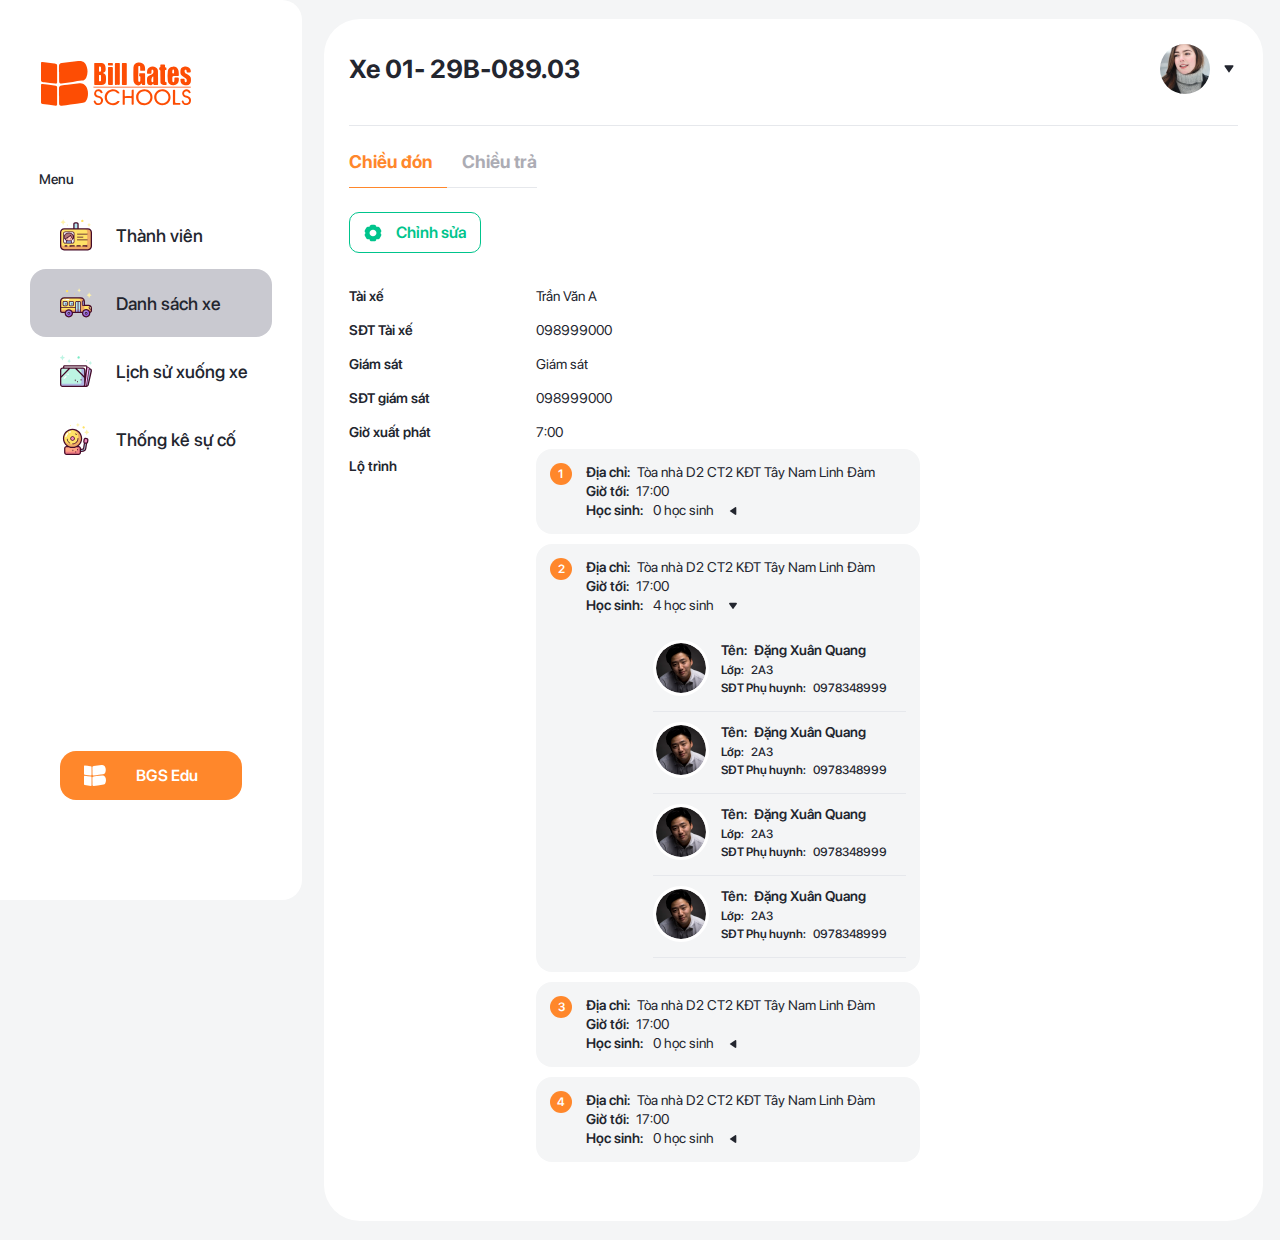
<file: list-car-pick-up.html>
<!DOCTYPE html>
<html lang="en">
<head>
    <meta charset="UTF-8">
    <meta http-equiv="X-UA-Compatible" content="IE=edge">
    <meta name="viewport" content="width=device-width, initial-scale=1.0">
    <title>Bus tracker</title>
    <link rel="stylesheet" href="./styles/index.css">
</head>
<body>
    
    <div id="wrapper">

        <!-- Start sidebar -->
        <div id="sidebar">
            <div class="logo">
                <a href="./index.html">
                    <img src="./images/logo.svg" alt="">
                </a>
            </div>

            <div class="menu">
                <p class="title-menu">Menu</p>
                <ul>
                    <li>
                        <a href="./index.html"><img src="./images/039-id card.svg">Thành viên</a>
                    </li>
                    <li class="active">
                        <a href="./list-car.html"><img src="./images/023-school bus.svg">Danh sách xe</a>
                    </li>
                    <li>
                        <a href="./list-history-car.html"><img src="./images/043-folder.svg">Lịch sử xuống xe</a>
                    </li>
                    <li>
                        <a href="./list-history-car-incidents.html"><img src="./images/ring-bell 1.svg">Thống kê sự cố</a>
                    </li>
                </ul>
            </div>

            <a href="#" class="btn-BGS"><img src="./images/Group 9160.svg" alt=""><span>BGS Edu</span></a>
        </div>
        <!-- End sidebar -->

        <!-- Start main -->
        <div id="main">
            <header>
                <div class="title">
                    <h2>Xe 01- 29B-089.03</h2>
                </div>
                <div class="box-admin">
                    <img src="./images/Ellipse 46.svg" alt="" class="avatar-admin">
                    <img src="./images/Arrow_drop_left.svg" alt="">
                </div>
            </header>

            <main>

                <ul class="list-pick">
                    <li class="active">Chiều đón</li>
                    <li>Chiều trả</li>
                </ul>
                <div class="list-pick-content">
                    <button class="edit-pick"><img src="./images/Vector1.svg" alt=""><a href="./single-list-class-pick-up.html">Chỉnh sửa</a></button>
                    <table>
                        <tr>
                            <th>Tài xế</th>
                            <td>Trần Văn A</td>
                        </tr>
                        <tr>
                            <th>SĐT Tài xế</th>
                            <td>098999000</td>
                        </tr>
                        <tr>
                            <th>Giám sát</th>
                            <td>Giám sát</td>
                        </tr>
                        <tr>
                            <th>SĐT giám sát</th>
                            <td>098999000</td>
                        </tr>
                        <tr>
                            <th>Giờ xuất phát</th>
                            <td>7:00</td>
                        </tr>
                        <tr>
                            <th>Lộ trình</th>
                            <td class="box">
                                <ul>
                                    <!-- start list-box -->
                                    <li class="list-box">
                                        <span class="number-stt">1</span>
                                        <ul class="list-box_ul">
                                            <li>
                                                <label for="" class="title-address">Địa chỉ:</label><span>Tòa nhà D2 CT2 KĐT Tây Nam Linh Đàm</span>
                                            </li>
                                            <li>
                                                <label for="" class="title-address">Giờ tới:</label><span>17:00</span>
                                            </li>

                                             <!-- start list member -->
                                            <li class="list-member">
                                                <label for="" class="title-address list-member_label">Học sinh:</label>
                                                <div class="box-member">
                                                    <span>0 học sinh</span> <img src="./images/Vector 10.svg" alt="" class="arrow">
                                                </div>
                                            </li>
                                            <!-- end list member -->

                                        </ul>
                                    </li>
                                    <!-- =========== -->
                                    <li class="list-box">
                                        <span class="number-stt">2</span>
                                        <ul class="list-box_ul">
                                            <li>
                                                <label for="" class="title-address">Địa chỉ:</label><span>Tòa nhà D2 CT2 KĐT Tây Nam Linh Đàm</span>
                                            </li>
                                            <li>
                                                <label for="" class="title-address">Giờ tới:</label><span>17:00</span>
                                            </li>

                                             <!-- start list member -->
                                            <li class="list-member">
                                                <label for="" class="title-address list-member_label">Học sinh:</label>
                                                <div class="box-member">
                                                    <span>4 học sinh</span> <img src="./images/Vector 10.svg" alt="" class="arrow active">
                                                    <ul class="list-member-profile">

                                                        <!-- start list member profile-->
                                                        <li class="list-member-profile_li">
                                                            <div class="box-img"><img src="./images/Rectangle 76.svg" alt=""></div>
                                                            <div class="box-txt">
                                                                <!-- text member profile-->
                                                                <ul class="list-member-profile-txt">
                                                                    <li><label for="">Tên:</label><span>Đặng Xuân Quang</span></li>
                                                                    <li><label for="">Lớp:</label><span>2A3</span></li>
                                                                    <li><label for="">SĐT Phụ huynh:</label><span>0978348999</span></li>
                                                                </ul>
                                                                <!-- =========== -->
                                                            </div>
                                                        </li>
                                                        <!-- =========== -->
                                                        <li class="list-member-profile_li">
                                                            <div class="box-img"><img src="./images/Rectangle 76.svg" alt=""></div>
                                                            <div class="box-txt">

                                                                <!-- text member profile-->
                                                                <ul class="list-member-profile-txt">
                                                                    <li><label for="">Tên:</label><span>Đặng Xuân Quang</span></li>
                                                                    <li><label for="">Lớp:</label><span>2A3</span></li>
                                                                    <li><label for="">SĐT Phụ huynh:</label><span>0978348999</span></li>
                                                                </ul>
                                                                <!-- =========== -->
                                                            </div>
                                                        </li>
                                                        <!-- =========== -->
                                                        <li class="list-member-profile_li">
                                                            <div class="box-img"><img src="./images/Rectangle 76.svg" alt=""></div>
                                                            <div class="box-txt">
                                                                <!-- text member profile-->
                                                                <ul class="list-member-profile-txt">
                                                                    <li><label for="">Tên:</label><span>Đặng Xuân Quang</span></li>
                                                                    <li><label for="">Lớp:</label><span>2A3</span></li>
                                                                    <li><label for="">SĐT Phụ huynh:</label><span>0978348999</span></li>
                                                                </ul>
                                                                <!-- =========== -->
                                                            </div>
                                                        </li>
                                                        <!-- =========== -->
                                                        <li class="list-member-profile_li">
                                                            <div class="box-img"><img src="./images/Rectangle 76.svg" alt=""></div>
                                                            <div class="box-txt">
                                                                <!-- text member profile-->
                                                                <ul class="list-member-profile-txt">
                                                                    <li><label for="">Tên:</label><span>Đặng Xuân Quang</span></li>
                                                                    <li><label for="">Lớp:</label><span>2A3</span></li>
                                                                    <li><label for="">SĐT Phụ huynh:</label><span>0978348999</span></li>
                                                                </ul>
                                                                <!-- =========== -->
                                                            </div>
                                                        </li>
                                                        <!-- end list member profile-->

                                                    </ul>
                                                </div>
                                            </li>
                                             <!-- end list member -->

                                        </ul>
                                    </li>
                                    <!-- =========== -->
                                    <li class="list-box">
                                        <span class="number-stt">3</span>
                                        <ul class="list-box_ul">
                                            <li>
                                                <label for="" class="title-address">Địa chỉ:</label><span>Tòa nhà D2 CT2 KĐT Tây Nam Linh Đàm</span>
                                            </li>
                                            <li>
                                                <label for="" class="title-address">Giờ tới:</label><span>17:00</span>
                                            </li>

                                             <!-- start list member -->
                                            <li class="list-member">
                                                <label for="" class="title-address list-member_label">Học sinh:</label>
                                                <div class="box-member">
                                                    <span>0 học sinh</span> <img src="./images/Vector 10.svg" alt="" class="arrow">
                                                </div>
                                            </li>
                                            <!-- end list member -->

                                        </ul>
                                    </li>
                                    <!-- =========== -->
                                    <li class="list-box">
                                        <span class="number-stt">4</span>
                                        <ul class="list-box_ul">
                                            <li>
                                                <label for="" class="title-address">Địa chỉ:</label><span>Tòa nhà D2 CT2 KĐT Tây Nam Linh Đàm</span>
                                            </li>
                                            <li>
                                                <label for="" class="title-address">Giờ tới:</label><span>17:00</span>
                                            </li>

                                            <!-- start list member -->
                                            <li class="list-member">
                                                <label for="" class="title-address list-member_label">Học sinh:</label>
                                                <div class="box-member">
                                                    <span>0 học sinh</span> <img src="./images/Vector 10.svg" alt="" class="arrow">
                                                </div>
                                            </li>
                                            <!-- end list member -->

                                        </ul>
                                    </li>
                                    <!-- end list-box -->
                                </ul>
                            </td>
                        </tr>
                    </table>
                </div>
            </main>
        </div>
        <!-- End main -->

    </div>

</body>
</html>
</file>
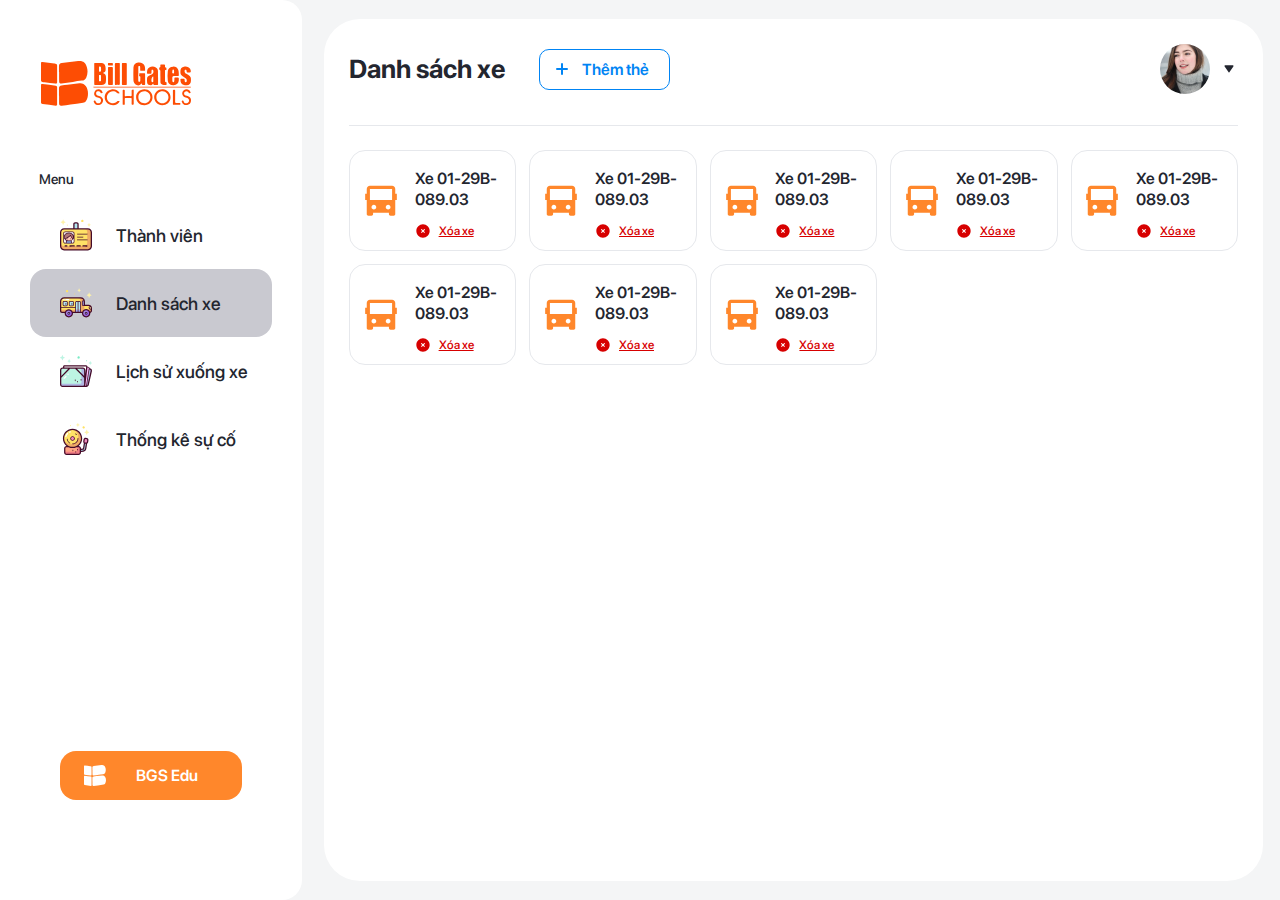
<file: list-car.html>
<!DOCTYPE html>
<html lang="en">
<head>
    <meta charset="UTF-8">
    <meta http-equiv="X-UA-Compatible" content="IE=edge">
    <meta name="viewport" content="width=device-width, initial-scale=1.0">
    <title>Bus tracker</title>
    <link rel="stylesheet" href="./styles/index.css">
</head>
<body>
    
    <div id="wrapper">

        <!-- Start sidebar -->
        <div id="sidebar">
            <div class="logo">
                <a href="./index.html">
                    <img src="./images/logo.svg" alt="">
                </a>
            </div>

            <div class="menu">
                <p class="title-menu">Menu</p>
                <ul>
                    <li>
                        <a href="./index.html"><img src="./images/039-id card.svg">Thành viên</a>
                    </li>
                    <li class="active">
                        <a href="./list-car.html"><img src="./images/023-school bus.svg">Danh sách xe</a>
                    </li>
                    <li>
                        <a href="./list-history-car.html"><img src="./images/043-folder.svg">Lịch sử xuống xe</a>
                    </li>
                    <li>
                        <a href="./list-history-car-incidents.html"><img src="./images/ring-bell 1.svg">Thống kê sự cố</a>
                    </li>
                </ul>
            </div>

            <a href="#" class="btn-BGS"><img src="./images/Group 9160.svg" alt=""><span>BGS Edu</span></a>
        </div>
        <!-- End sidebar -->

        <!-- Start main -->
        <div id="main">
            <header>
                <div class="title">
                    <h2>Danh sách xe</h2>
                    <button class="create-car"><img src="./images/Group 8965.svg" alt=""> Thêm thẻ</button>
                </div>
                <div class="box-admin">
                    <img src="./images/Ellipse 46.svg" alt="" class="avatar-admin">
                    <img src="./images/Arrow_drop_left.svg" alt="">
                </div>
            </header>

            <main>
                <ul class="list-car">
                    <li>
                        <a href="./list-car-pick-up.html">
                            <div class="box-img">
                                <img src="./images/Vector.svg" alt="">
                            </div>
                            <div class="box-txt">
                                <p class="name-car">Xe 01-29B-089.03</p>
                                <p class="desc-car">
                                    <img src="./images/X-Circle.svg" alt="">
                                    <span>Xóa xe</span>
                                </p>
                            </div>
                        </a>
                    </li>
                    <li>
                        <a href="./list-car-pick-up.html">
                            <div class="box-img">
                                <img src="./images/Vector.svg" alt="">
                            </div>
                            <div class="box-txt">
                                <p class="name-car">Xe 01-29B-089.03</p>
                                <p class="desc-car">
                                    <img src="./images/X-Circle.svg" alt="">
                                    <span>Xóa xe</span>
                                </p>
                            </div>
                        </a>
                    </li>
                    <li>
                        <a href="./list-car-pick-up.html">
                            <div class="box-img">
                                <img src="./images/Vector.svg" alt="">
                            </div>
                            <div class="box-txt">
                                <p class="name-car">Xe 01-29B-089.03</p>
                                <p class="desc-car">
                                    <img src="./images/X-Circle.svg" alt="">
                                    <span>Xóa xe</span>
                                </p>
                            </div>
                        </a>
                    </li>
                    <li>
                        <a href="./list-car-pick-up.html">
                            <div class="box-img">
                                <img src="./images/Vector.svg" alt="">
                            </div>
                            <div class="box-txt">
                                <p class="name-car">Xe 01-29B-089.03</p>
                                <p class="desc-car">
                                    <img src="./images/X-Circle.svg" alt="">
                                    <span>Xóa xe</span>
                                </p>
                            </div>
                        </a>
                    </li>
                    <li>
                        <a href="./list-car-pick-up.html">
                            <div class="box-img">
                                <img src="./images/Vector.svg" alt="">
                            </div>
                            <div class="box-txt">
                                <p class="name-car">Xe 01-29B-089.03</p>
                                <p class="desc-car">
                                    <img src="./images/X-Circle.svg" alt="">
                                    <span>Xóa xe</span>
                                </p>
                            </div>
                        </a>
                    </li>
                    <li>
                        <a href="./list-car-pick-up.html">
                            <div class="box-img">
                                <img src="./images/Vector.svg" alt="">
                            </div>
                            <div class="box-txt">
                                <p class="name-car">Xe 01-29B-089.03</p>
                                <p class="desc-car">
                                    <img src="./images/X-Circle.svg" alt="">
                                    <span>Xóa xe</span>
                                </p>
                            </div>
                        </a>
                    </li>
                    <li>
                        <a href="./list-car-pick-up.html">
                            <div class="box-img">
                                <img src="./images/Vector.svg" alt="">
                            </div>
                            <div class="box-txt">
                                <p class="name-car">Xe 01-29B-089.03</p>
                                <p class="desc-car">
                                    <img src="./images/X-Circle.svg" alt="">
                                    <span>Xóa xe</span>
                                </p>
                            </div>
                        </a>
                    </li>
                    <li>
                        <a href="./list-car-pick-up.html">
                            <div class="box-img">
                                <img src="./images/Vector.svg" alt="">
                            </div>
                            <div class="box-txt">
                                <p class="name-car">Xe 01-29B-089.03</p>
                                <p class="desc-car">
                                    <img src="./images/X-Circle.svg" alt="">
                                    <span>Xóa xe</span>
                                </p>
                            </div>
                        </a>
                    </li>
                </ul>

            </main>
        </div>
        <!-- End main -->

    </div>

</body>
</html>
</file>
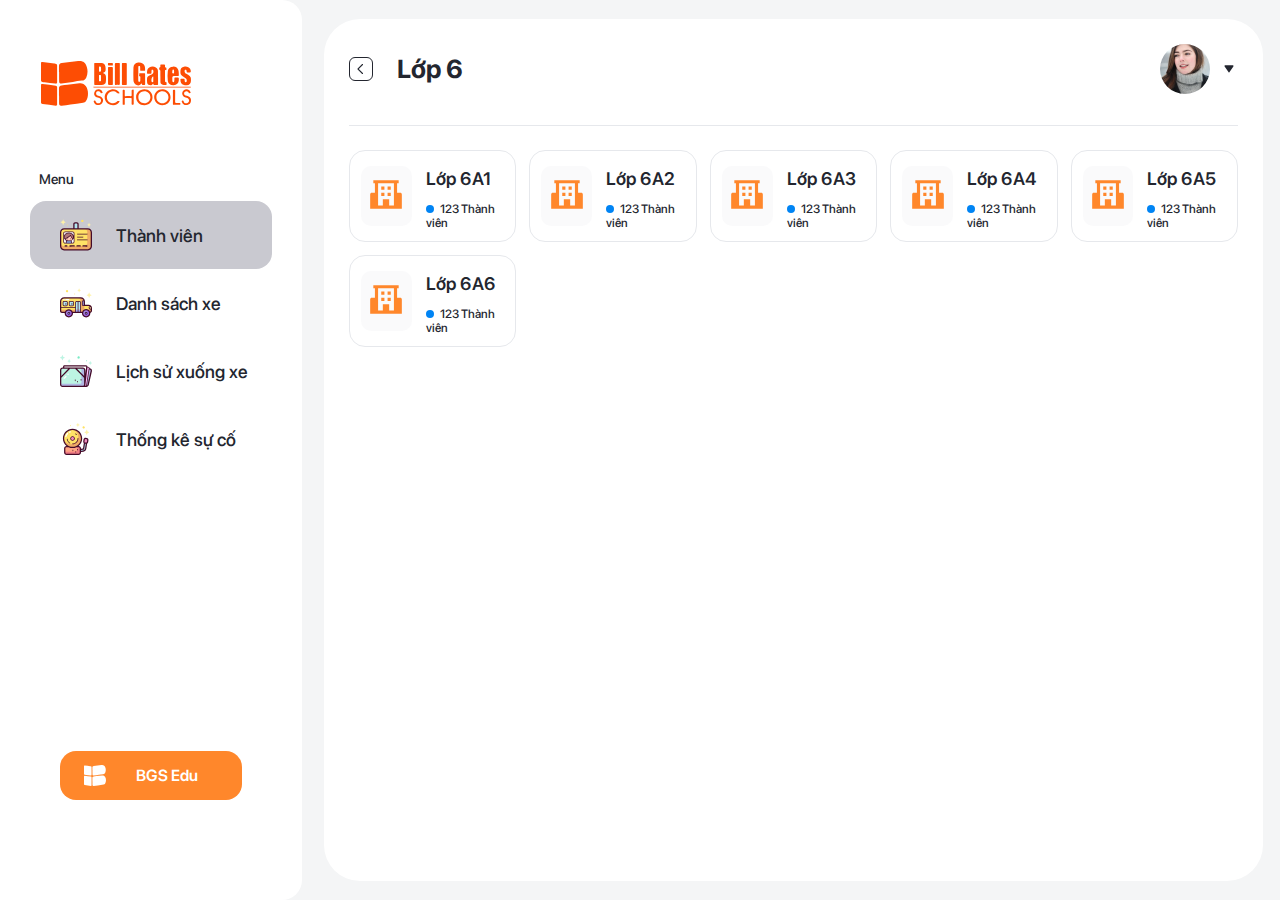
<file: list-class.html>
<!DOCTYPE html>
<html lang="en">
<head>
    <meta charset="UTF-8">
    <meta http-equiv="X-UA-Compatible" content="IE=edge">
    <meta name="viewport" content="width=device-width, initial-scale=1.0">
    <title>Bus tracker</title>
    <link rel="stylesheet" href="./styles/index.css">
</head>
<body>
    
    <div id="wrapper">

        <!-- Start sidebar -->
        <div id="sidebar">
            <div class="logo">
                <a href="./index.html">
                    <img src="./images/logo.svg" alt="">
                </a>
            </div>

            <div class="menu">
                <p class="title-menu">Menu</p>
                <ul>
                    <li class="active">
                        <a href="./index.html"><img src="./images/039-id card.svg">Thành viên</a>
                    </li>
                    <li>
                        <a href="./list-car.html"><img src="./images/023-school bus.svg">Danh sách xe</a>
                    </li>
                    <li>
                        <a href="./list-history-car.html"><img src="./images/043-folder.svg">Lịch sử xuống xe</a>
                    </li>
                    <li>
                        <a href="./list-history-car-incidents.html"><img src="./images/ring-bell 1.svg">Thống kê sự cố</a>
                    </li>
                </ul>
            </div>
            <a href="#" class="btn-BGS"><img src="./images/Group 9160.svg" alt=""><span>BGS Edu</span></a>
        </div>
        <!-- End sidebar -->

        <!-- Start main -->
        <div id="main">
            <header>
                <div class="title">
                    <img src="./images/Group 9289.svg" alt="">
                    <h2>Lớp 6</h2>
                </div>
                <div class="box-admin">
                    <img src="./images/Ellipse 46.svg" alt="" class="avatar-admin">
                    <img src="./images/Arrow_drop_left.svg" alt="">
                </div>
            </header>

            <main>
                <ul class="list-class">
                    <li>
                        <a href="./single-class.html">
                            <div class="box-img">
                                <img src="./images/bx_bxs-school.svg" alt="">
                                <img src="./images/bx_bxs-school-active.svg" alt="" class="show-hover">
                            </div>
                            <div class="box-txt">
                                <p class="name-class">Lớp 6A1</p>
                                <p class="desc-class">
                                    <span class="total-member">123 Thành viên</span>
                                </p>
                            </div>
                        </a>
                    </li>
                    <li>
                        <a href="./single-class.html">
                            <div class="box-img">
                                <img src="./images/bx_bxs-school.svg" alt="">
                                <img src="./images/bx_bxs-school-active.svg" alt="" class="show-hover">
                            </div>
                            <div class="box-txt">
                                <p class="name-class">Lớp 6A2</p>
                                <p class="desc-class">
                                    <span class="total-member">123 Thành viên</span>
                                </p>
                            </div>
                        </a>
                    </li>
                    <li>
                        <a href="./single-class.html">
                            <div class="box-img">
                                <img src="./images/bx_bxs-school.svg" alt="">
                                <img src="./images/bx_bxs-school-active.svg" alt="" class="show-hover">
                            </div>
                            <div class="box-txt">
                                <p class="name-class">Lớp 6A3</p>
                                <p class="desc-class">
                                    <span class="total-member">123 Thành viên</span>
                                </p>
                            </div>
                        </a>
                    </li>
                    <li>
                        <a href="./single-class.html">
                            <div class="box-img">
                                <img src="./images/bx_bxs-school.svg" alt="">
                                <img src="./images/bx_bxs-school-active.svg" alt="" class="show-hover">
                            </div>
                            <div class="box-txt">
                                <p class="name-class">Lớp 6A4</p>
                                <p class="desc-class">
                                    <span class="total-member">123 Thành viên</span>
                                </p>
                            </div>
                        </a>
                    </li>
                    <li>
                        <a href="./single-class.html">
                            <div class="box-img">
                                <img src="./images/bx_bxs-school.svg" alt="">
                                <img src="./images/bx_bxs-school-active.svg" alt="" class="show-hover">
                            </div>
                            <div class="box-txt">
                                <p class="name-class">Lớp 6A5</p>
                                <p class="desc-class">
                                    <span class="total-member">123 Thành viên</span>
                                </p>
                            </div>
                        </a>
                    </li>
                    <li>
                        <a href="./single-class.html">
                            <div class="box-img">
                                <img src="./images/bx_bxs-school.svg" alt="">
                                <img src="./images/bx_bxs-school-active.svg" alt="" class="show-hover">
                            </div>
                            <div class="box-txt">
                                <p class="name-class">Lớp 6A6</p>
                                <p class="desc-class">
                                    <span class="total-member">123 Thành viên</span>
                                </p>
                            </div>
                        </a>
                    </li>
                </ul>
            </main>
        </div>
        <!-- End main -->

    </div>

</body>
</html>
</file>
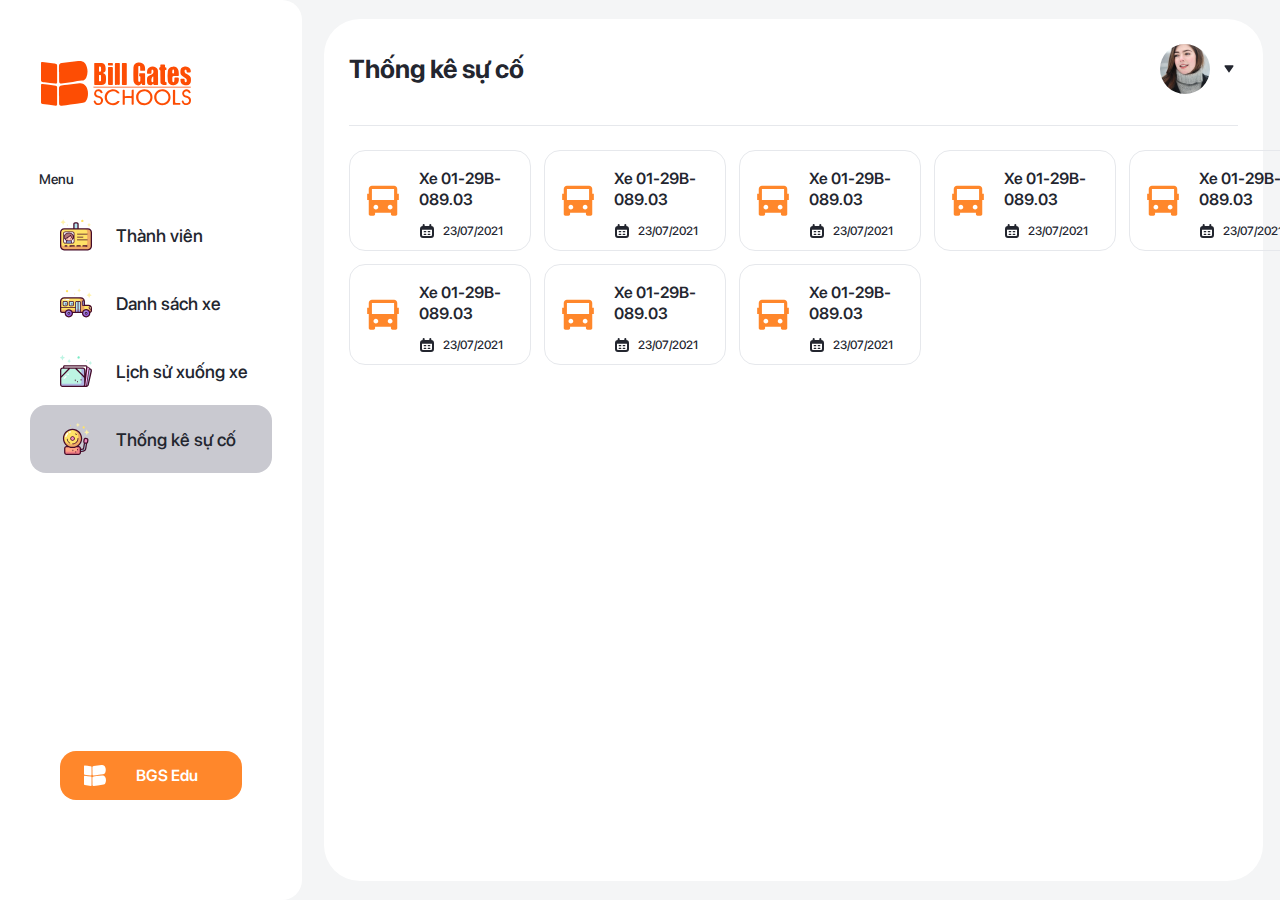
<file: list-history-car-incidents.html>
<!DOCTYPE html>
<html lang="en">
<head>
    <meta charset="UTF-8">
    <meta http-equiv="X-UA-Compatible" content="IE=edge">
    <meta name="viewport" content="width=device-width, initial-scale=1.0">
    <title>Bus tracker</title>
    <link rel="stylesheet" href="./styles/index.css">
</head>
<body>
    
    <div id="wrapper">

        <!-- Start sidebar -->
        <div id="sidebar">
            <div class="logo">
                <a href="./index.html">
                    <img src="./images/logo.svg" alt="">
                </a>
            </div>

            <div class="menu">
                <p class="title-menu">Menu</p>
                <ul>
                    <li>
                        <a href="./index.html"><img src="./images/039-id card.svg">Thành viên</a>
                    </li>
                    <li>
                        <a href="./list-car.html"><img src="./images/023-school bus.svg">Danh sách xe</a>
                    </li>
                    <li>
                        <a href="./list-history-car.html"><img src="./images/043-folder.svg">Lịch sử xuống xe</a>
                    </li>
                    <li class="active">
                        <a href="./list-history-car-incidents.html"><img src="./images/ring-bell 1.svg">Thống kê sự cố</a>
                    </li>
                </ul>
            </div>
            <a href="#" class="btn-BGS"><img src="./images/Group 9160.svg" alt=""><span>BGS Edu</span></a>
        </div>
        <!-- End sidebar -->

        <!-- Start main -->
        <div id="main">
            <header>
                <div class="title">
                    <h2>Thống kê sự cố</h2>
                </div>
                <div class="box-admin">
                    <img src="./images/Ellipse 46.svg" alt="" class="avatar-admin">
                    <img src="./images/Arrow_drop_left.svg" alt="">
                </div>
            </header>

            <main>
                <ul class="list-car list-history-car">
                    <li>
                        <a href="single-list-history-car-incidents.html">
                            <div class="box-img">
                                <img src="./images/Vector.svg" alt="">
                            </div>
                            <div class="box-txt">
                                <p class="name-car">Xe 01-29B-089.03</p>
                                <p class="desc-car">
                                    <img src="./images/Date_range.svg" alt="">
                                    <span>23/07/2021</span>
                                </p>
                            </div>
                        </a>
                    </li>
                    <li>
                        <a href="single-list-history-car-incidents.html">
                            <div class="box-img">
                                <img src="./images/Vector.svg" alt="">
                            </div>
                            <div class="box-txt">
                                <p class="name-car">Xe 01-29B-089.03</p>
                                <p class="desc-car">
                                    <img src="./images/Date_range.svg" alt="">
                                    <span>23/07/2021</span>
                                </p>
                            </div>
                        </a>
                    </li>
                    <li>
                        <a href="single-list-history-car-incidents.html">
                            <div class="box-img">
                                <img src="./images/Vector.svg" alt="">
                            </div>
                            <div class="box-txt">
                                <p class="name-car">Xe 01-29B-089.03</p>
                                <p class="desc-car">
                                    <img src="./images/Date_range.svg" alt="">
                                    <span>23/07/2021</span>
                                </p>
                            </div>
                        </a>
                    </li>
                    <li>
                        <a href="single-list-history-car-incidents.html">
                            <div class="box-img">
                                <img src="./images/Vector.svg" alt="">
                            </div>
                            <div class="box-txt">
                                <p class="name-car">Xe 01-29B-089.03</p>
                                <p class="desc-car">
                                    <img src="./images/Date_range.svg" alt="">
                                    <span>23/07/2021</span>
                                </p>
                            </div>
                        </a>
                    </li>
                    <li>
                        <a href="single-list-history-car-incidents.html">
                            <div class="box-img">
                                <img src="./images/Vector.svg" alt="">
                            </div>
                            <div class="box-txt">
                                <p class="name-car">Xe 01-29B-089.03</p>
                                <p class="desc-car">
                                    <img src="./images/Date_range.svg" alt="">
                                    <span>23/07/2021</span>
                                </p>
                            </div>
                        </a>
                    </li>
                    <li>
                        <a href="single-list-history-car-incidents.html">
                            <div class="box-img">
                                <img src="./images/Vector.svg" alt="">
                            </div>
                            <div class="box-txt">
                                <p class="name-car">Xe 01-29B-089.03</p>
                                <p class="desc-car">
                                    <img src="./images/Date_range.svg" alt="">
                                    <span>23/07/2021</span>
                                </p>
                            </div>
                        </a>
                    </li>
                    <li>
                        <a href="single-list-history-car-incidents.html">
                            <div class="box-img">
                                <img src="./images/Vector.svg" alt="">
                            </div>
                            <div class="box-txt">
                                <p class="name-car">Xe 01-29B-089.03</p>
                                <p class="desc-car">
                                    <img src="./images/Date_range.svg" alt="">
                                    <span>23/07/2021</span>
                                </p>
                            </div>
                        </a>
                    </li>
                    <li>
                        <a href="single-list-history-car-incidents.html">
                            <div class="box-img">
                                <img src="./images/Vector.svg" alt="">
                            </div>
                            <div class="box-txt">
                                <p class="name-car">Xe 01-29B-089.03</p>
                                <p class="desc-car">
                                    <img src="./images/Date_range.svg" alt="">
                                    <span>23/07/2021</span>
                                </p>
                            </div>
                        </a>
                    </li>
                </ul>

            </main>
        </div>
        <!-- End main -->

    </div>

</body>
</html>
</file>
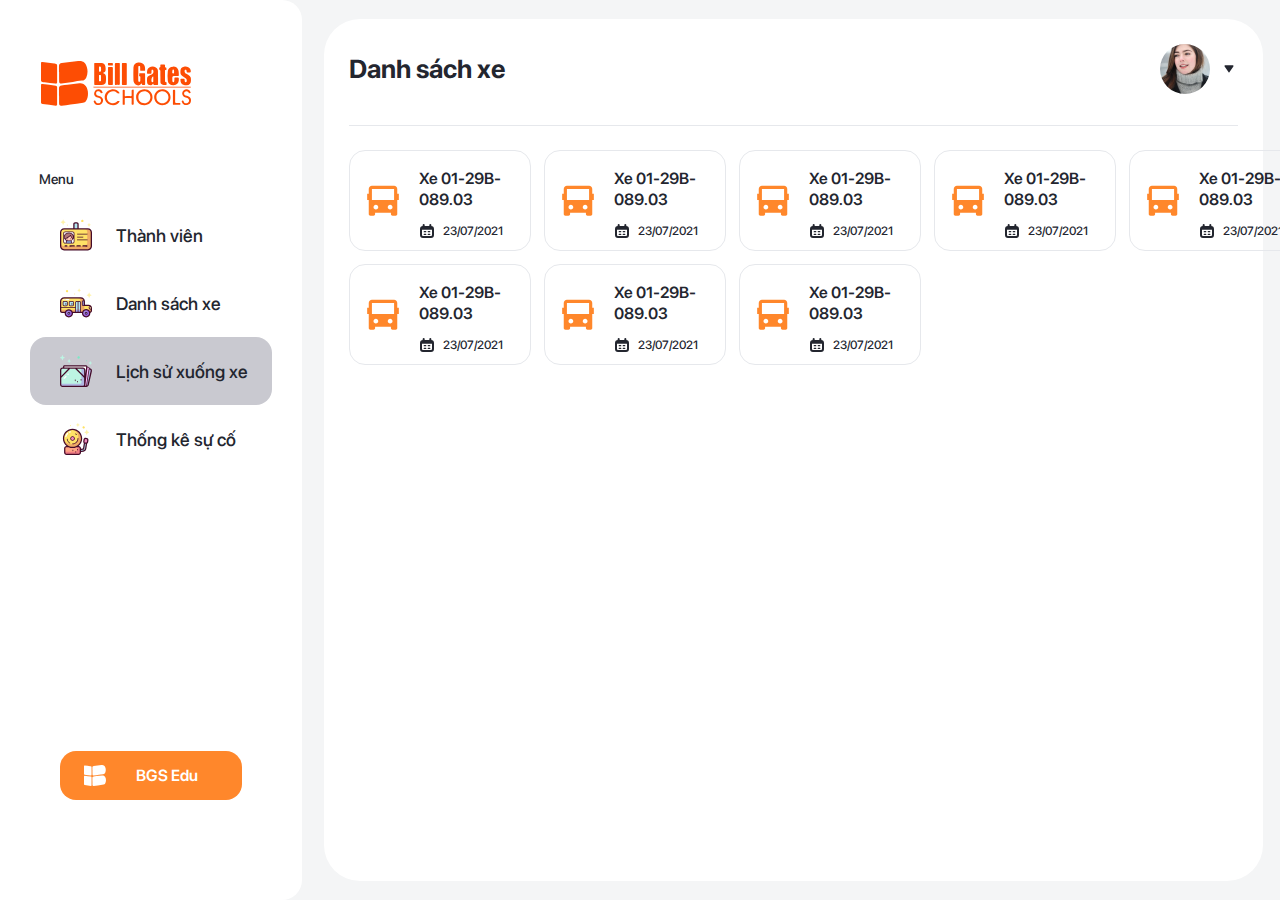
<file: list-history-car.html>
<!DOCTYPE html>
<html lang="en">
<head>
    <meta charset="UTF-8">
    <meta http-equiv="X-UA-Compatible" content="IE=edge">
    <meta name="viewport" content="width=device-width, initial-scale=1.0">
    <title>Bus tracker</title>
    <link rel="stylesheet" href="./styles/index.css">
</head>
<body>
    
    <div id="wrapper">

        <!-- Start sidebar -->
        <div id="sidebar">
            <div class="logo">
                <a href="./index.html">
                    <img src="./images/logo.svg" alt="">
                </a>
            </div>

            <div class="menu">
                <p class="title-menu">Menu</p>
                <ul>
                    <li>
                        <a href="./index.html"><img src="./images/039-id card.svg">Thành viên</a>
                    </li>
                    <li>
                        <a href="./list-car.html"><img src="./images/023-school bus.svg">Danh sách xe</a>
                    </li>
                    <li class="active">
                        <a href="./list-history-car.html"><img src="./images/043-folder.svg">Lịch sử xuống xe</a>
                    </li>
                    <li>
                        <a href="./list-history-car-incidents.html"><img src="./images/ring-bell 1.svg">Thống kê sự cố</a>
                    </li>
                </ul>
            </div>

            <a href="#" class="btn-BGS"><img src="./images/Group 9160.svg" alt=""><span>BGS Edu</span></a>
        </div>
        <!-- End sidebar -->

        <!-- Start main -->
        <div id="main">
            <header>
                <div class="title">
                    <h2>Danh sách xe</h2>
                </div>
                <div class="box-admin">
                    <img src="./images/Ellipse 46.svg" alt="" class="avatar-admin">
                    <img src="./images/Arrow_drop_left.svg" alt="">
                </div>
            </header>

            <main>
                <ul class="list-car list-history-car">
                    <li>
                        <a href="single-list-history-car.html">
                            <div class="box-img">
                                <img src="./images/Vector.svg" alt="">
                            </div>
                            <div class="box-txt">
                                <p class="name-car">Xe 01-29B-089.03</p>
                                <p class="desc-car">
                                    <img src="./images/Date_range.svg" alt="">
                                    <span>23/07/2021</span>
                                </p>
                            </div>
                        </a>
                    </li>
                    <li>
                        <a href="single-list-history-car.html">
                            <div class="box-img">
                                <img src="./images/Vector.svg" alt="">
                            </div>
                            <div class="box-txt">
                                <p class="name-car">Xe 01-29B-089.03</p>
                                <p class="desc-car">
                                    <img src="./images/Date_range.svg" alt="">
                                    <span>23/07/2021</span>
                                </p>
                            </div>
                        </a>
                    </li>
                    <li>
                        <a href="single-list-history-car.html">
                            <div class="box-img">
                                <img src="./images/Vector.svg" alt="">
                            </div>
                            <div class="box-txt">
                                <p class="name-car">Xe 01-29B-089.03</p>
                                <p class="desc-car">
                                    <img src="./images/Date_range.svg" alt="">
                                    <span>23/07/2021</span>
                                </p>
                            </div>
                        </a>
                    </li>
                    <li>
                        <a href="single-list-history-car.html">
                            <div class="box-img">
                                <img src="./images/Vector.svg" alt="">
                            </div>
                            <div class="box-txt">
                                <p class="name-car">Xe 01-29B-089.03</p>
                                <p class="desc-car">
                                    <img src="./images/Date_range.svg" alt="">
                                    <span>23/07/2021</span>
                                </p>
                            </div>
                        </a>
                    </li>
                    <li>
                        <a href="single-list-history-car.html">
                            <div class="box-img">
                                <img src="./images/Vector.svg" alt="">
                            </div>
                            <div class="box-txt">
                                <p class="name-car">Xe 01-29B-089.03</p>
                                <p class="desc-car">
                                    <img src="./images/Date_range.svg" alt="">
                                    <span>23/07/2021</span>
                                </p>
                            </div>
                        </a>
                    </li>
                    <li>
                        <a href="single-list-history-car.html">
                            <div class="box-img">
                                <img src="./images/Vector.svg" alt="">
                            </div>
                            <div class="box-txt">
                                <p class="name-car">Xe 01-29B-089.03</p>
                                <p class="desc-car">
                                    <img src="./images/Date_range.svg" alt="">
                                    <span>23/07/2021</span>
                                </p>
                            </div>
                        </a>
                    </li>
                    <li>
                        <a href="single-list-history-car.html">
                            <div class="box-img">
                                <img src="./images/Vector.svg" alt="">
                            </div>
                            <div class="box-txt">
                                <p class="name-car">Xe 01-29B-089.03</p>
                                <p class="desc-car">
                                    <img src="./images/Date_range.svg" alt="">
                                    <span>23/07/2021</span>
                                </p>
                            </div>
                        </a>
                    </li>
                    <li>
                        <a href="single-list-history-car.html">
                            <div class="box-img">
                                <img src="./images/Vector.svg" alt="">
                            </div>
                            <div class="box-txt">
                                <p class="name-car">Xe 01-29B-089.03</p>
                                <p class="desc-car">
                                    <img src="./images/Date_range.svg" alt="">
                                    <span>23/07/2021</span>
                                </p>
                            </div>
                        </a>
                    </li>
                </ul>

            </main>
        </div>
        <!-- End main -->

    </div>

</body>
</html>
</file>
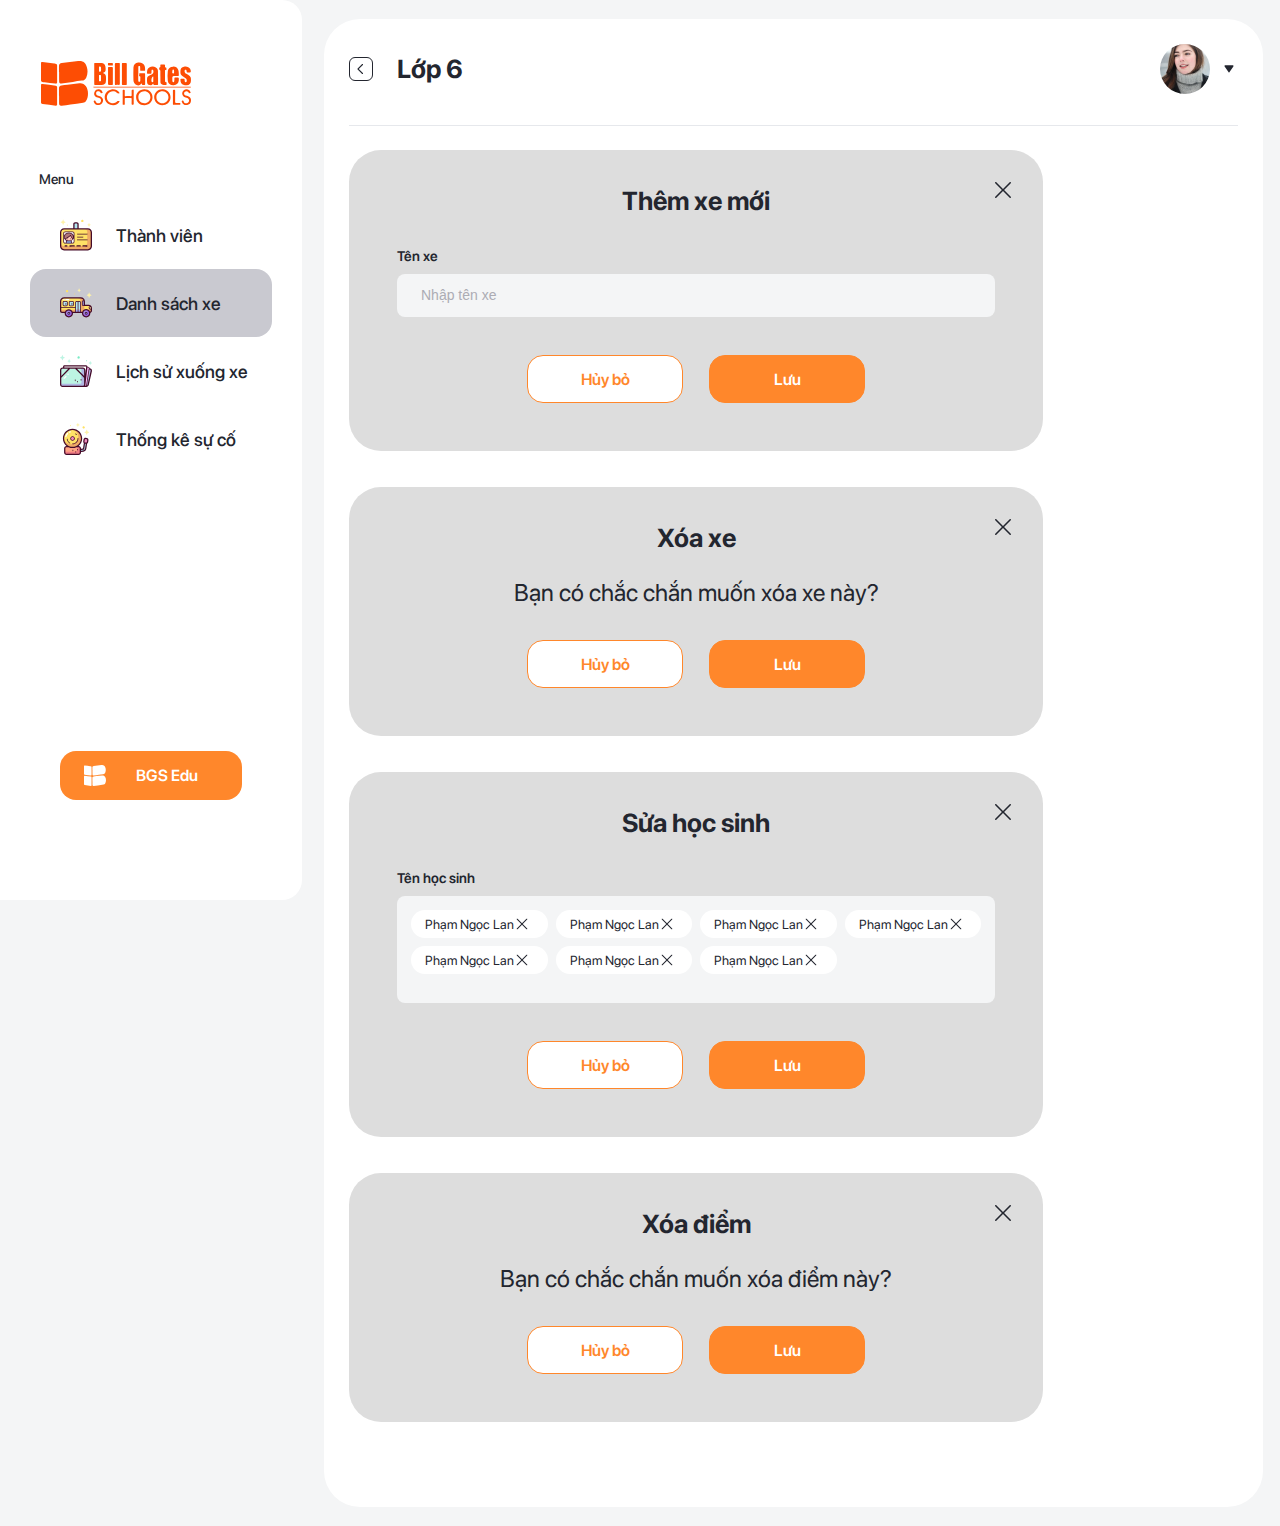
<file: list-popup.html>
<!DOCTYPE html>
<html lang="en">
<head>
    <meta charset="UTF-8">
    <meta http-equiv="X-UA-Compatible" content="IE=edge">
    <meta name="viewport" content="width=device-width, initial-scale=1.0">
    <title>Bus tracker</title>
    <link rel="stylesheet" href="./styles/index.css">
</head>
<body>
    
    <div id="wrapper">

        <!-- Start sidebar -->
        <div id="sidebar">
            <div class="logo">
                <a href="./index.html">
                    <img src="./images/logo.svg" alt="">
                </a>
            </div>

            <div class="menu">
                <p class="title-menu">Menu</p>
                <ul>
                    <li>
                        <a href="./index.html"><img src="./images/039-id card.svg">Thành viên</a>
                    </li>
                    <li class="active">
                        <a href="./list-car.html"><img src="./images/023-school bus.svg">Danh sách xe</a>
                    </li>
                    <li>
                        <a href="./list-history-car.html"><img src="./images/043-folder.svg">Lịch sử xuống xe</a>
                    </li>
                    <li>
                        <a href="./list-history-car-incidents.html"><img src="./images/ring-bell 1.svg">Thống kê sự cố</a>
                    </li>
                </ul>
            </div>

            <a href="#" class="btn-BGS"><img src="./images/Group 9160.svg" alt=""><span>BGS Edu</span></a>
        </div>
        <!-- End sidebar -->

        <!-- Start main -->
        <div id="main">
            <header>
                <div class="title">
                    <img src="./images/Group 9289.svg" alt="">
                    <h2>Lớp 6</h2>
                </div>
                <div class="box-admin">
                    <img src="./images/Ellipse 46.svg" alt="" class="avatar-admin">
                    <img src="./images/Arrow_drop_left.svg" alt="">
                </div>
            </header>

            <main>
                
                <!-- Start modal create car -->
                <div class="modal-car">
                    <h2 class="title">Thêm xe mới</h2>
                    <form action="">
                        <label for="">Tên xe</label>
                        <input type="text" name="" id="" placeholder="Nhập tên xe">
                        <div class="btn-submit">
                            <button type="reset">Hủy bỏ</button>
                            <button type="submit">Lưu</button>
                        </div>
                    </form>
                    <span class="close"><img src="./images/X.svg" alt=""></span>
                </div>
                <!-- End modal create car -->

                <br><br>

                  <!-- Start modal delete car -->
                  <div class="modal-car">
                    <h2 class="title">Xóa xe</h2>
                    <form action="">
                        <p class="notification">Bạn có chắc chắn muốn xóa xe này?</p>
                        <div class="btn-submit">
                            <button type="reset">Hủy bỏ</button>
                            <button type="submit">Lưu</button>
                        </div>
                    </form>
                    <span class="close"><img src="./images/X.svg" alt=""></span>
                </div>
                <!-- End modal delete car -->

                <br><br>

                <!-- ====================================== -->

                <!-- Start modal create member -->
                <div class="modal-car">
                    <h2 class="title">Sửa học sinh</h2>
                    <form action="">
                        <label for="">Tên học sinh</label>
                        <ul>
                            <li>Phạm Ngọc Lan <img src="./images/X.svg" alt="" class="delete-member-input"></li>
                            <li>Phạm Ngọc Lan <img src="./images/X.svg" alt="" class="delete-member-input"></li>
                            <li>Phạm Ngọc Lan <img src="./images/X.svg" alt="" class="delete-member-input"></li>
                            <li>Phạm Ngọc Lan <img src="./images/X.svg" alt="" class="delete-member-input"></li>
                            <li>Phạm Ngọc Lan <img src="./images/X.svg" alt="" class="delete-member-input"></li>
                            <li>Phạm Ngọc Lan <img src="./images/X.svg" alt="" class="delete-member-input"></li>
                            <li>Phạm Ngọc Lan <img src="./images/X.svg" alt="" class="delete-member-input"></li>
                            <input type="text" name="" id="">
                        </ul>
                        <div class="btn-submit">
                            <button type="reset">Hủy bỏ</button>
                            <button type="submit">Lưu</button>
                        </div>
                    </form>
                    <span class="close"><img src="./images/X.svg" alt=""></span>
                </div>
                <!-- End modal create member -->

                <br><br>

                  <!-- Start modal delete member -->
                  <div class="modal-car">
                    <h2 class="title">Xóa điểm</h2>
                    <form action="">
                        <p class="notification">Bạn có chắc chắn muốn xóa điểm này? </p>
                        <div class="btn-submit">
                            <button type="reset">Hủy bỏ</button>
                            <button type="submit">Lưu</button>
                        </div>
                    </form>
                    <span class="close"><img src="./images/X.svg" alt=""></span>
                </div>
                <!-- End modal delete member -->

                <br><br>

            </main>
        </div>
        <!-- End main -->

    </div>

</body>
</html>
</file>
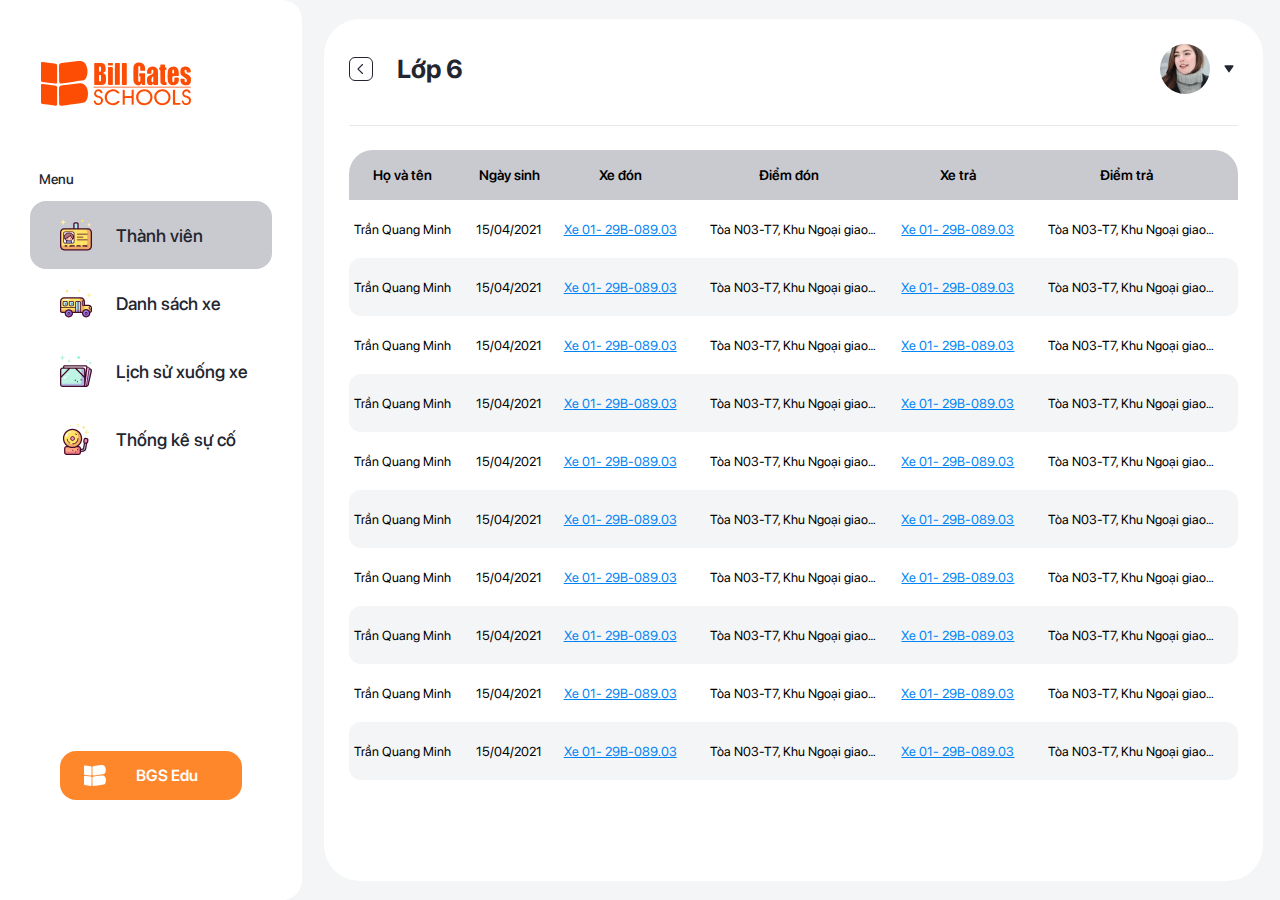
<file: single-class.html>
<!DOCTYPE html>
<html lang="en">
<head>
    <meta charset="UTF-8">
    <meta http-equiv="X-UA-Compatible" content="IE=edge">
    <meta name="viewport" content="width=device-width, initial-scale=1.0">
    <title>Bus tracker</title>
    <link rel="stylesheet" href="./styles/index.css">
</head>
<body>
    
    <div id="wrapper">

        <!-- Start sidebar -->
        <div id="sidebar">
            <div class="logo">
                <a href="./index.html">
                    <img src="./images/logo.svg" alt="">
                </a>
            </div>

            <div class="menu">
                <p class="title-menu">Menu</p>
                <ul>
                    <li class="active">
                        <a href="./index.html"><img src="./images/039-id card.svg">Thành viên</a>
                    </li>
                    <li>
                        <a href="./list-car.html"><img src="./images/023-school bus.svg">Danh sách xe</a>
                    </li>
                    <li>
                        <a href="./list-history-car.html"><img src="./images/043-folder.svg">Lịch sử xuống xe</a>
                    </li>
                    <li>
                        <a href="./list-history-car-incidents.html"><img src="./images/ring-bell 1.svg">Thống kê sự cố</a>
                    </li>
                </ul>
            </div>

            <a href="#" class="btn-BGS"><img src="./images/Group 9160.svg" alt=""><span>BGS Edu</span></a>
        </div>
        <!-- End sidebar -->

        <!-- Start main -->
        <div id="main">
            <header>
                <div class="title">
                    <img src="./images/Group 9289.svg" alt="">
                    <h2>Lớp 6</h2>
                </div>
                <div class="box-admin">
                    <img src="./images/Ellipse 46.svg" alt="" class="avatar-admin">
                    <img src="./images/Arrow_drop_left.svg" alt="">
                </div>
            </header>

            <main>
               <div class="single-class">
                   <table class="table-bus">
                       <thead>
                           <tr>
                               <th>Họ và tên</th>
                               <th>Ngày sinh</th>
                               <th>Xe đón</th>
                               <th>Điểm đón</th>
                               <th>Xe trả</th>
                               <th>Điểm trả</th>
                           </tr>
                       </thead>
                       <tbody>
                           <tr>
                               <td class="name-member">Trần Quang Minh</td>
                               <td class="date-member">15/04/2021</td>
                               <td class="pick-up">Xe 01- 29B-089.03</td>
                               <td class="pcikup-address"><span>Tòa N03-T7, Khu Ngoại giao đoàn, Từ Liêm, Hà Nội</span></td>
                               <td class="pick-down">Xe 01- 29B-089.03</td>
                               <td class="pick-down-address"><span>Tòa N03-T7, Khu Ngoại giao đoàn, Từ Liêm, Hà Nội</span></td>
                           </tr>
                           <tr>
                                <td class="name-member">Trần Quang Minh</td>
                                <td class="date-member">15/04/2021</td>
                                <td class="pick-up">Xe 01- 29B-089.03</td>
                                <td class="pcikup-address"><span>Tòa N03-T7, Khu Ngoại giao đoàn, Từ Liêm, Hà Nội</span></td>
                                <td class="pick-down">Xe 01- 29B-089.03</td>
                                <td class="pick-down-address"><span>Tòa N03-T7, Khu Ngoại giao đoàn, Từ Liêm, Hà Nội</span></td>
                            </tr>
                            <tr>
                                <td class="name-member">Trần Quang Minh</td>
                                <td class="date-member">15/04/2021</td>
                                <td class="pick-up">Xe 01- 29B-089.03</td>
                                <td class="pcikup-address"><span>Tòa N03-T7, Khu Ngoại giao đoàn, Từ Liêm, Hà Nội</span></td>
                                <td class="pick-down">Xe 01- 29B-089.03</td>
                                <td class="pick-down-address"><span>Tòa N03-T7, Khu Ngoại giao đoàn, Từ Liêm, Hà Nội</span></td>
                            </tr>
                            <tr>
                                <td class="name-member">Trần Quang Minh</td>
                                <td class="date-member">15/04/2021</td>
                                <td class="pick-up">Xe 01- 29B-089.03</td>
                                <td class="pcikup-address"><span>Tòa N03-T7, Khu Ngoại giao đoàn, Từ Liêm, Hà Nội</span></td>
                                <td class="pick-down">Xe 01- 29B-089.03</td>
                                <td class="pick-down-address"><span>Tòa N03-T7, Khu Ngoại giao đoàn, Từ Liêm, Hà Nội</span></td>
                            </tr>
                            <tr>
                                <td class="name-member">Trần Quang Minh</td>
                                <td class="date-member">15/04/2021</td>
                                <td class="pick-up">Xe 01- 29B-089.03</td>
                                <td class="pcikup-address"><span>Tòa N03-T7, Khu Ngoại giao đoàn, Từ Liêm, Hà Nội</span></td>
                                <td class="pick-down">Xe 01- 29B-089.03</td>
                                <td class="pick-down-address"><span>Tòa N03-T7, Khu Ngoại giao đoàn, Từ Liêm, Hà Nội</span></td>
                            </tr>
                            <tr>
                                <td class="name-member">Trần Quang Minh</td>
                                <td class="date-member">15/04/2021</td>
                                <td class="pick-up">Xe 01- 29B-089.03</td>
                                <td class="pcikup-address"><span>Tòa N03-T7, Khu Ngoại giao đoàn, Từ Liêm, Hà Nội</span></td>
                                <td class="pick-down">Xe 01- 29B-089.03</td>
                                <td class="pick-down-address"><span>Tòa N03-T7, Khu Ngoại giao đoàn, Từ Liêm, Hà Nội</span></td>
                            </tr>
                            <tr>
                                <td class="name-member">Trần Quang Minh</td>
                                <td class="date-member">15/04/2021</td>
                                <td class="pick-up">Xe 01- 29B-089.03</td>
                                <td class="pcikup-address"><span>Tòa N03-T7, Khu Ngoại giao đoàn, Từ Liêm, Hà Nội</span></td>
                                <td class="pick-down">Xe 01- 29B-089.03</td>
                                <td class="pick-down-address"><span>Tòa N03-T7, Khu Ngoại giao đoàn, Từ Liêm, Hà Nội</span></td>
                            </tr>
                            <tr>
                                <td class="name-member">Trần Quang Minh</td>
                                <td class="date-member">15/04/2021</td>
                                <td class="pick-up">Xe 01- 29B-089.03</td>
                                <td class="pcikup-address"><span>Tòa N03-T7, Khu Ngoại giao đoàn, Từ Liêm, Hà Nội</span></td>
                                <td class="pick-down">Xe 01- 29B-089.03</td>
                                <td class="pick-down-address"><span>Tòa N03-T7, Khu Ngoại giao đoàn, Từ Liêm, Hà Nội</span></td>
                            </tr>
                            <tr>
                                <td class="name-member">Trần Quang Minh</td>
                                <td class="date-member">15/04/2021</td>
                                <td class="pick-up">Xe 01- 29B-089.03</td>
                                <td class="pcikup-address"><span>Tòa N03-T7, Khu Ngoại giao đoàn, Từ Liêm, Hà Nội</span></td>
                                <td class="pick-down">Xe 01- 29B-089.03</td>
                                <td class="pick-down-address"><span>Tòa N03-T7, Khu Ngoại giao đoàn, Từ Liêm, Hà Nội</span></td>
                            </tr>
                            <tr>
                                <td class="name-member">Trần Quang Minh</td>
                                <td class="date-member">15/04/2021</td>
                                <td class="pick-up">Xe 01- 29B-089.03</td>
                                <td class="pcikup-address"><span>Tòa N03-T7, Khu Ngoại giao đoàn, Từ Liêm, Hà Nội</span></td>
                                <td class="pick-down">Xe 01- 29B-089.03</td>
                                <td class="pick-down-address"><span>Tòa N03-T7, Khu Ngoại giao đoàn, Từ Liêm, Hà Nội</span></td>
                            </tr>
                       </tbody>
                   </table>
               </div>
            </main>
        </div>
        <!-- End main -->

    </div>

</body>
</html>
</file>
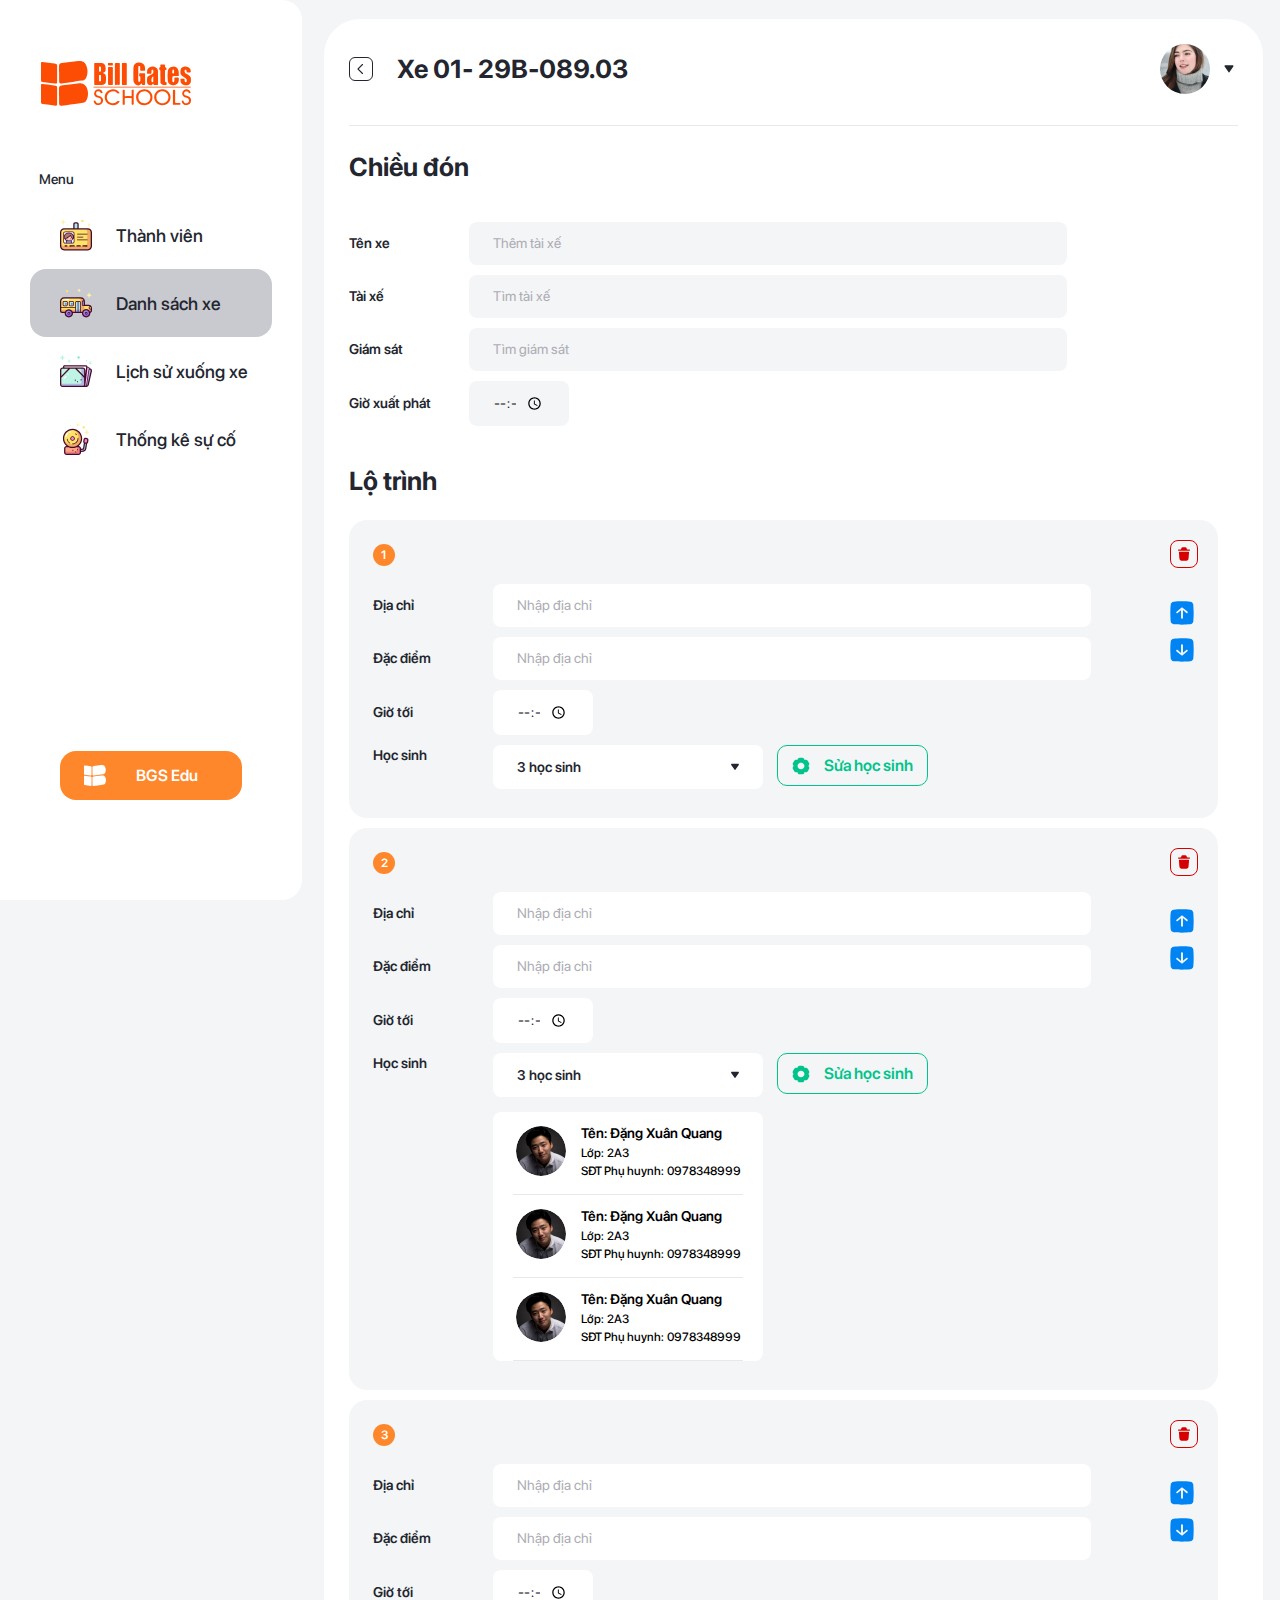
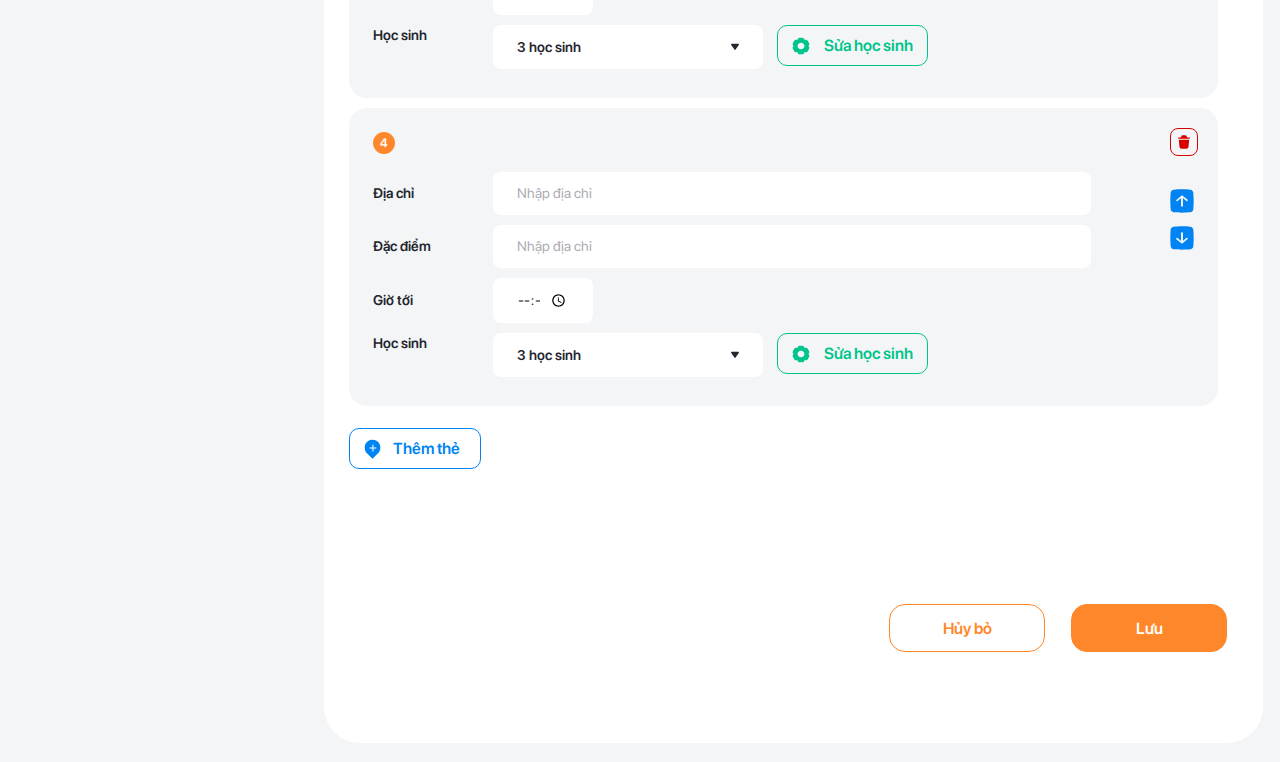
<file: single-list-class-pick-up.html>
<!DOCTYPE html>
<html lang="en">
<head>
    <meta charset="UTF-8">
    <meta http-equiv="X-UA-Compatible" content="IE=edge">
    <meta name="viewport" content="width=device-width, initial-scale=1.0">
    <title>Bus tracker</title>
    <link rel="stylesheet" href="./styles/index.css">
</head>
<body>
    
    <div id="wrapper">

        <!-- Start sidebar -->
        <div id="sidebar">
            <div class="logo">
                <a href="./index.html">
                    <img src="./images/logo.svg" alt="">
                </a>
            </div>

            <div class="menu">
                <p class="title-menu">Menu</p>
                <ul>
                    <li>
                        <a href="./index.html"><img src="./images/039-id card.svg">Thành viên</a>
                    </li>
                    <li class="active">
                        <a href="./list-car.html"><img src="./images/023-school bus.svg">Danh sách xe</a>
                    </li>
                    <li>
                        <a href="./list-history-car.html"><img src="./images/043-folder.svg">Lịch sử xuống xe</a>
                    </li>
                    <li>
                        <a href="./list-history-car-incidents.html"><img src="./images/ring-bell 1.svg">Thống kê sự cố</a>
                    </li>
                </ul>
            </div>

            <a href="#" class="btn-BGS"><img src="./images/Group 9160.svg" alt=""><span>BGS Edu</span></a>
        </div>
        <!-- End sidebar -->

        <!-- Start main -->
        <div id="main">
            <header>
                <div class="title">
                    <img src="./images/Group 9289.svg" alt="">
                    <h2>Xe 01- 29B-089.03</h2>
                </div>
                <div class="box-admin">
                    <img src="./images/Ellipse 46.svg" alt="" class="avatar-admin">
                    <img src="./images/Arrow_drop_left.svg" alt="">
                </div>
            </header>

            <main>
                <form action="" class="car">
                    
                    <!-- Start form chiều đón -->
                    <div class="title">
                        <h2>Chiều đón</h2>
                    </div>
                    <div class="form-name-car">
                        <p>
                            <label for="" class="titlle">Tên xe</label><input type="text" name="" id="" placeholder="Thêm tài xế">
                        </p>
                        <p>
                            <label for="" class="titlle">Tài xế</label><input type="text" name="" id="" placeholder="Tìm tài xế">
                        </p>
                        <p>
                            <label for="" class="titlle">Giám sát</label><input type="text" name="" id="" placeholder="Tìm giám sát">
                        </p>
                        <p>
                            <label for="" class="titlle">Giờ xuất phát</label><input type="time" name="" id="" placeholder="Thêm tài xế">
                        </p>
                    </div>
                    <!-- End form chiều đón -->

                    <!-- Start form lộ trình-->
                    <div class="title">
                        <h2>Lộ trình</h2>
                    </div>
                    <div class="form-route-car">
                        <!-- Start list form-->
                        <ul class="list-form-route-car">
                            <!-- Start ========= -->
                            <li class="list-form-route-car_li">
                                <span class="number-stt">1</span>
                                <span class="delete-route-car"><img src="./images/Group 45.svg"></span>
                                <span class="route-car-up"><img src="./images/Arrow-Down.svg" alt=""></span>
                                <span class="route-car-down"><img src="./images/Arrow-Down1.svg" alt=""></span>
                                <div class="box">
                                    <p>
                                        <label for="" class="titlle">Địa chỉ</label><input type="text" name="" id="" placeholder="Nhập địa chỉ">
                                    </p>
                                    <p>
                                        <label for="" class="titlle">Đặc điểm</label><input type="text" name="" id="" placeholder="Nhập địa chỉ">
                                    </p>
                                    <p>
                                        <label for="" class="titlle">Giờ tới</label><input type="time" name="" id="" placeholder="Thêm tài xế">
                                    </p>
                                    <div class="list-member-route-car">
                                        <label for="" class="titlle">Học sinh</label>
                                        <!-- start list member -->
                                        <div class="list-member">
                                           <div class="box-member">
                                               
                                               <div class="toltal-member">
                                                   <span>3 học sinh</span>
                                                   <img src="./images/Vector 10.svg" alt="" class="arrow active">
                                               </div>

                                               <button class="edit-pick"><img src="./images/Vector1.svg" alt="">Sửa học sinh</button>

                                           </div>
                                       </div>
                                        <!-- end list member -->
                                   </div>   
                                </div>
                            </li>
                            <!-- Start ========= -->

                            <li class="list-form-route-car_li">
                                <span class="number-stt">2</span>
                                <span class="delete-route-car"><img src="./images/Group 45.svg"></span>
                                <span class="route-car-up"><img src="./images/Arrow-Down.svg" alt=""></span>
                                <span class="route-car-down"><img src="./images/Arrow-Down1.svg" alt=""></span>
                                <div class="box">
                                    <p>
                                        <label for="" class="titlle">Địa chỉ</label><input type="text" name="" id="" placeholder="Nhập địa chỉ">
                                    </p>
                                    <p>
                                        <label for="" class="titlle">Đặc điểm</label><input type="text" name="" id="" placeholder="Nhập địa chỉ">
                                    </p>
                                    <p>
                                        <label for="" class="titlle">Giờ tới</label><input type="time" name="" id="" placeholder="Thêm tài xế">
                                    </p>
                                    <div class="list-member-route-car">
                                        <label for="" class="titlle">Học sinh</label>
                                        <!-- start list member -->
                                        <div class="list-member">
                                           <div class="box-member">
                                               
                                               <div class="toltal-member">
                                                   <span>3 học sinh</span>
                                                   <img src="./images/Vector 10.svg" alt="" class="arrow active">
                                               </div>

                                               <ul class="list-member-profile">

                                                   <!-- start list member profile-->
                                                   <li class="list-member-profile_li">
                                                       <div class="box-img"><img src="./images/Rectangle 76.svg" alt=""></div>
                                                       <div class="box-txt">
                                                           <!-- text member profile-->
                                                           <ul class="list-member-profile-txt">
                                                               <li><label for="">Tên:</label><span>Đặng Xuân Quang</span></li>
                                                               <li><label for="">Lớp:</label><span>2A3</span></li>
                                                               <li><label for="">SĐT Phụ huynh:</label><span>0978348999</span></li>
                                                           </ul>
                                                           <!-- =========== -->
                                                       </div>
                                                   </li>
                                                   <!-- =========== -->
                                                   <li class="list-member-profile_li">
                                                       <div class="box-img"><img src="./images/Rectangle 76.svg" alt=""></div>
                                                       <div class="box-txt">

                                                           <!-- text member profile-->
                                                           <ul class="list-member-profile-txt">
                                                               <li><label for="">Tên:</label><span>Đặng Xuân Quang</span></li>
                                                               <li><label for="">Lớp:</label><span>2A3</span></li>
                                                               <li><label for="">SĐT Phụ huynh:</label><span>0978348999</span></li>
                                                           </ul>
                                                           <!-- =========== -->
                                                       </div>
                                                   </li>
                                                   <!-- =========== -->
                                                   <li class="list-member-profile_li">
                                                       <div class="box-img"><img src="./images/Rectangle 76.svg" alt=""></div>
                                                       <div class="box-txt">
                                                           <!-- text member profile-->
                                                           <ul class="list-member-profile-txt">
                                                               <li><label for="">Tên:</label><span>Đặng Xuân Quang</span></li>
                                                               <li><label for="">Lớp:</label><span>2A3</span></li>
                                                               <li><label for="">SĐT Phụ huynh:</label><span>0978348999</span></li>
                                                           </ul>
                                                           <!-- =========== -->
                                                       </div>
                                                   </li>
                                                   <!-- end list member profile-->

                                               </ul>

                                               <button class="edit-pick"><img src="./images/Vector1.svg" alt="">Sửa học sinh</button>

                                           </div>
                                       </div>
                                        <!-- end list member -->
                                   </div>   
                                </div>
                            </li>
                            <!-- Start ========= -->

                            <li class="list-form-route-car_li">
                                <span class="number-stt">3</span>
                                <span class="delete-route-car"><img src="./images/Group 45.svg"></span>
                                <span class="route-car-up"><img src="./images/Arrow-Down.svg" alt=""></span>
                                <span class="route-car-down"><img src="./images/Arrow-Down1.svg" alt=""></span>
                                <div class="box">
                                    <p>
                                        <label for="" class="titlle">Địa chỉ</label><input type="text" name="" id="" placeholder="Nhập địa chỉ">
                                    </p>
                                    <p>
                                        <label for="" class="titlle">Đặc điểm</label><input type="text" name="" id="" placeholder="Nhập địa chỉ">
                                    </p>
                                    <p>
                                        <label for="" class="titlle">Giờ tới</label><input type="time" name="" id="" placeholder="Thêm tài xế">
                                    </p>
                                    <div class="list-member-route-car">
                                        <label for="" class="titlle">Học sinh</label>
                                        <!-- start list member -->
                                        <div class="list-member">
                                           <div class="box-member">
                                               
                                               <div class="toltal-member">
                                                   <span>3 học sinh</span>
                                                   <img src="./images/Vector 10.svg" alt="" class="arrow active">
                                               </div>

                                               <button class="edit-pick"><img src="./images/Vector1.svg" alt="">Sửa học sinh</button>

                                           </div>
                                       </div>
                                        <!-- end list member -->
                                   </div>   
                                </div>
                            </li>

                            <!-- Start ========= -->
                            <li class="list-form-route-car_li">
                                <span class="number-stt">4</span>
                                <span class="delete-route-car"><img src="./images/Group 45.svg"></span>
                                <span class="route-car-up"><img src="./images/Arrow-Down.svg" alt=""></span>
                                <span class="route-car-down"><img src="./images/Arrow-Down1.svg" alt=""></span>
                                <div class="box">
                                    <p>
                                        <label for="" class="titlle">Địa chỉ</label><input type="text" name="" id="" placeholder="Nhập địa chỉ">
                                    </p>
                                    <p>
                                        <label for="" class="titlle">Đặc điểm</label><input type="text" name="" id="" placeholder="Nhập địa chỉ">
                                    </p>
                                    <p>
                                        <label for="" class="titlle">Giờ tới</label><input type="time" name="" id="" placeholder="Thêm tài xế">
                                    </p>
                                    <div class="list-member-route-car">
                                        <label for="" class="titlle">Học sinh</label>
                                        <!-- start list member -->
                                        <div class="list-member">
                                           <div class="box-member">
                                               
                                               <div class="toltal-member">
                                                   <span>3 học sinh</span>
                                                   <img src="./images/Vector 10.svg" alt="" class="arrow active">
                                               </div>

                                             

                                               <button class="edit-pick"><img src="./images/Vector1.svg" alt="">Sửa học sinh</button>

                                           </div>
                                       </div>
                                        <!-- end list member -->
                                   </div>   
                                </div>
                            </li>
                        </ul>
                         <!-- End list form-->
                    </div>
                    <!-- End form lộ trình-->

                    <!-- Start button create address -->
                    <button class="create-car"><img src="./images/Group 9135.svg" alt=""> Thêm thẻ</button>
                    <!-- End button create address -->

                    <!-- Start button submit -->
                    <div class="btn-submit">
                        <button type="reset">Hủy bỏ</button>
                        <button type="submit">Lưu</button>
                    </div>
                    <!-- End button submit -->
                </form>


            




            </main>
        </div>
        <!-- End main -->

    </div>

</body>
</html>
</file>
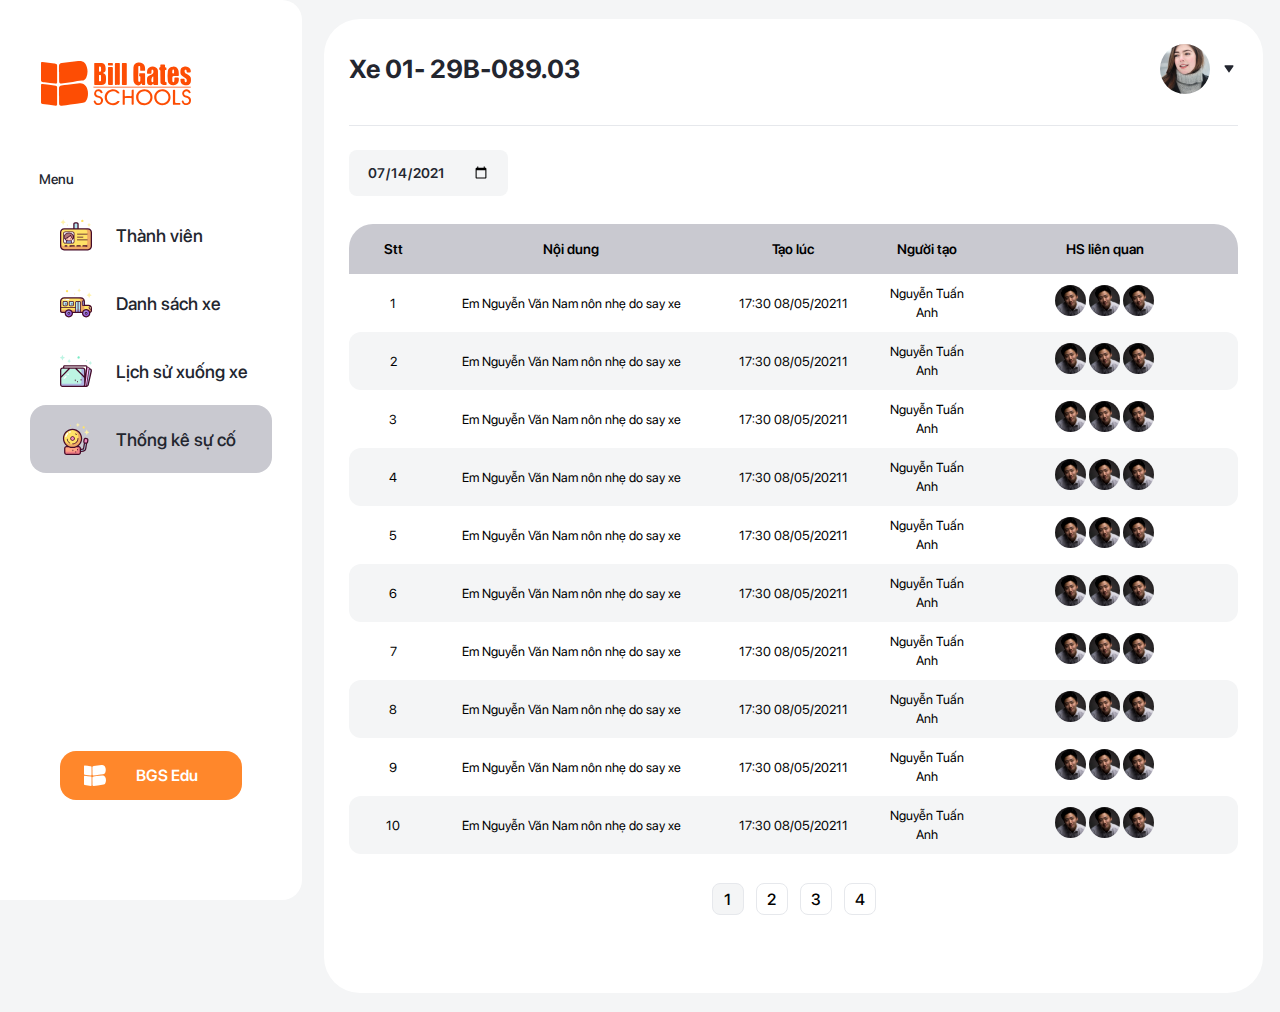
<file: single-list-history-car-incidents.html>
<!DOCTYPE html>
<html lang="en">
<head>
    <meta charset="UTF-8">
    <meta http-equiv="X-UA-Compatible" content="IE=edge">
    <meta name="viewport" content="width=device-width, initial-scale=1.0">
    <title>Bus tracker</title>
    <link rel="stylesheet" href="./styles/index.css">
</head>
<body>
    
    <div id="wrapper">

        <!-- Start sidebar -->
        <div id="sidebar">
            <div class="logo">
                <a href="./index.html">
                    <img src="./images/logo.svg" alt="">
                </a>
            </div>

            <div class="menu">
                <p class="title-menu">Menu</p>
                <ul>
                    <li>
                        <a href="./index.html"><img src="./images/039-id card.svg">Thành viên</a>
                    </li>
                    <li>
                        <a href="./list-car.html"><img src="./images/023-school bus.svg">Danh sách xe</a>
                    </li>
                    <li>
                        <a href="./list-history-car.html"><img src="./images/043-folder.svg">Lịch sử xuống xe</a>
                    </li>
                    <li class="active">
                        <a href="./list-history-car-incidents.html"><img src="./images/ring-bell 1.svg">Thống kê sự cố</a>
                    </li>
                </ul>
            </div>

            <a href="#" class="btn-BGS"><img src="./images/Group 9160.svg" alt=""><span>BGS Edu</span></a>
        </div>
        <!-- End sidebar -->

        <!-- Start main -->
        <div id="main">
            <header>
                <div class="title">
                    <h2>Xe 01- 29B-089.03</h2>
                </div>
                <div class="box-admin">
                    <img src="./images/Ellipse 46.svg" alt="" class="avatar-admin">
                    <img src="./images/Arrow_drop_left.svg" alt="">
                </div>
            </header>

            <main>
                <div class="select-time">
                    <input type="date" name="" id="" value="2021-07-14">
                </div>

                <div class="box-incidents">
                    <table class="table-bus">
                        <thead>
                            <tr>
                                <th>Stt</th>
                                <th>Nội dung</th>
                                <th>Tạo lúc</th>
                                <th>Người tạo</th>
                                <th>HS liên quan</th>
                            </tr>
                        </thead>
                        <tbody>
                            <tr>
                                <td>1</td>
                                <td>Em Nguyễn Văn Nam nôn nhẹ do say xe</td>
                                <td>17:30 08/05/20211</td>
                                <td>Nguyễn Tuấn Anh </td>
                                <td>
                                    <div class="box-img">
                                        <img src="./images/Rectangle 76.svg" alt="">
                                        <img src="./images/Rectangle 76.svg" alt="">
                                        <img src="./images/Rectangle 76.svg" alt="">
                                    </div>
                                </td>
                            </tr>
                            <tr>
                                <td>2</td>
                                <td>Em Nguyễn Văn Nam nôn nhẹ do say xe</td>
                                <td>17:30 08/05/20211</td>
                                <td>Nguyễn Tuấn Anh </td>
                                <td>
                                    <div class="box-img">
                                        <img src="./images/Rectangle 76.svg" alt="">
                                        <img src="./images/Rectangle 76.svg" alt="">
                                        <img src="./images/Rectangle 76.svg" alt="">
                                    </div>
                                </td>
                            </tr>
                            <tr>
                                <td>3</td>
                                <td>Em Nguyễn Văn Nam nôn nhẹ do say xe</td>
                                <td>17:30 08/05/20211</td>
                                <td>Nguyễn Tuấn Anh </td>
                                <td>
                                    <div class="box-img">
                                        <img src="./images/Rectangle 76.svg" alt="">
                                        <img src="./images/Rectangle 76.svg" alt="">
                                        <img src="./images/Rectangle 76.svg" alt="">
                                    </div>
                                </td>
                            </tr>
                            <tr>
                                <td>4</td>
                                <td>Em Nguyễn Văn Nam nôn nhẹ do say xe</td>
                                <td>17:30 08/05/20211</td>
                                <td>Nguyễn Tuấn Anh </td>
                                <td>
                                    <div class="box-img">
                                        <img src="./images/Rectangle 76.svg" alt="">
                                        <img src="./images/Rectangle 76.svg" alt="">
                                        <img src="./images/Rectangle 76.svg" alt="">
                                    </div>
                                </td>
                            </tr>
                            <tr>
                                <td>5</td>
                                <td>Em Nguyễn Văn Nam nôn nhẹ do say xe</td>
                                <td>17:30 08/05/20211</td>
                                <td>Nguyễn Tuấn Anh </td>
                                <td>
                                    <div class="box-img">
                                        <img src="./images/Rectangle 76.svg" alt="">
                                        <img src="./images/Rectangle 76.svg" alt="">
                                        <img src="./images/Rectangle 76.svg" alt="">
                                    </div>
                                </td>
                            </tr>
                            <tr>
                                <td>6</td>
                                <td>Em Nguyễn Văn Nam nôn nhẹ do say xe</td>
                                <td>17:30 08/05/20211</td>
                                <td>Nguyễn Tuấn Anh </td>
                                <td>
                                    <div class="box-img">
                                        <img src="./images/Rectangle 76.svg" alt="">
                                        <img src="./images/Rectangle 76.svg" alt="">
                                        <img src="./images/Rectangle 76.svg" alt="">
                                    </div>
                                </td>
                            </tr>
                            <tr>
                                <td>7</td>
                                <td>Em Nguyễn Văn Nam nôn nhẹ do say xe</td>
                                <td>17:30 08/05/20211</td>
                                <td>Nguyễn Tuấn Anh </td>
                                <td>
                                    <div class="box-img">
                                        <img src="./images/Rectangle 76.svg" alt="">
                                        <img src="./images/Rectangle 76.svg" alt="">
                                        <img src="./images/Rectangle 76.svg" alt="">
                                    </div>
                                </td>
                            </tr>
                            <tr>
                                <td>8</td>
                                <td>Em Nguyễn Văn Nam nôn nhẹ do say xe</td>
                                <td>17:30 08/05/20211</td>
                                <td>Nguyễn Tuấn Anh </td>
                                <td>
                                    <div class="box-img">
                                        <img src="./images/Rectangle 76.svg" alt="">
                                        <img src="./images/Rectangle 76.svg" alt="">
                                        <img src="./images/Rectangle 76.svg" alt="">
                                    </div>
                                </td>
                            </tr>
                            <tr>
                                <td>9</td>
                                <td>Em Nguyễn Văn Nam nôn nhẹ do say xe</td>
                                <td>17:30 08/05/20211</td>
                                <td>Nguyễn Tuấn Anh </td>
                                <td>
                                    <div class="box-img">
                                        <img src="./images/Rectangle 76.svg" alt="">
                                        <img src="./images/Rectangle 76.svg" alt="">
                                        <img src="./images/Rectangle 76.svg" alt="">
                                    </div>
                                </td>
                            </tr>
                            <tr>
                                <td>10</td>
                                <td>Em Nguyễn Văn Nam nôn nhẹ do say xe</td>
                                <td>17:30 08/05/20211</td>
                                <td>Nguyễn Tuấn Anh </td>
                                <td>
                                    <div class="box-img">
                                        <img src="./images/Rectangle 76.svg" alt="">
                                        <img src="./images/Rectangle 76.svg" alt="">
                                        <img src="./images/Rectangle 76.svg" alt="">
                                    </div>
                                </td>
                            </tr>
                        </tbody>
                    </table>

                    <div class="pagination">
                        <ul>
                            <li class="active"><span>1</span></li>
                            <li><span>2</span></li>
                            <li><span>3</span></li>
                            <li><span>4</span></li>
                        </ul>
                    </div>
                </div>


            </main>
        </div>
        <!-- End main -->

    </div>

</body>
</html>
</file>
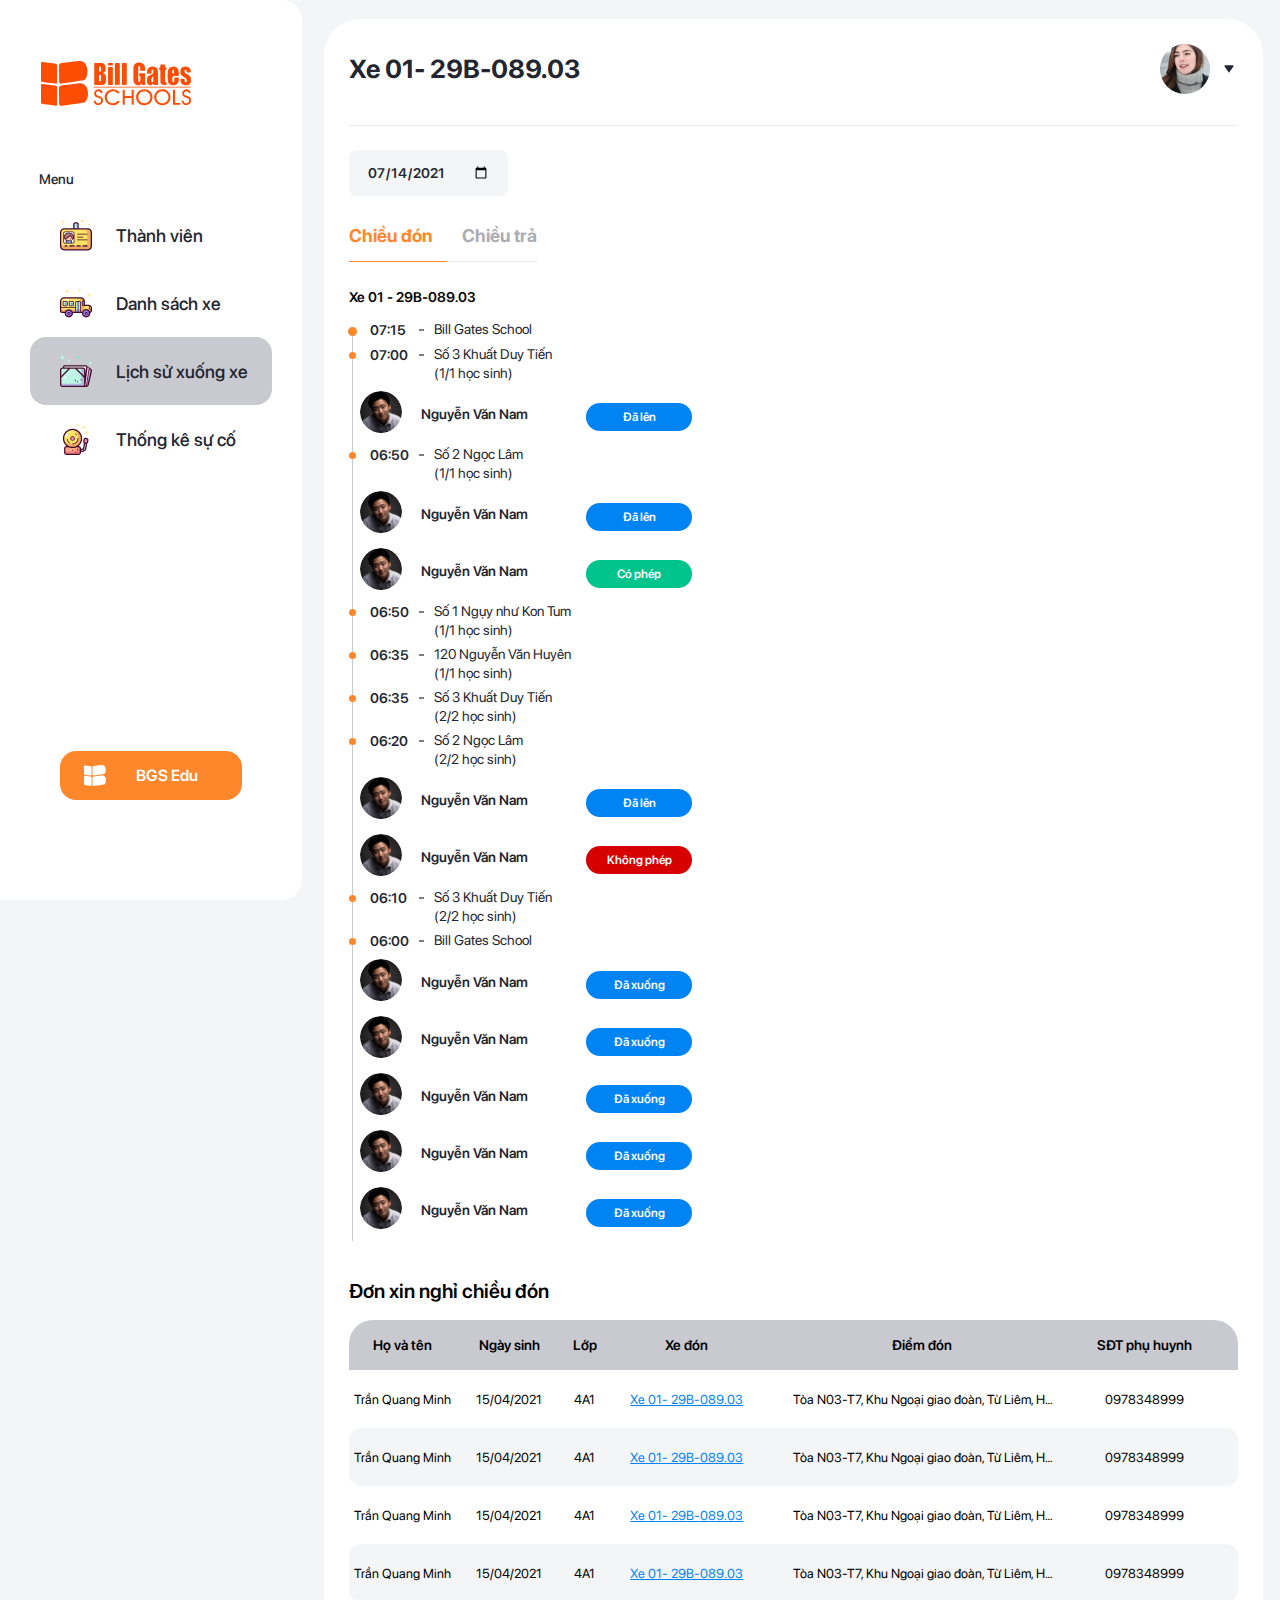
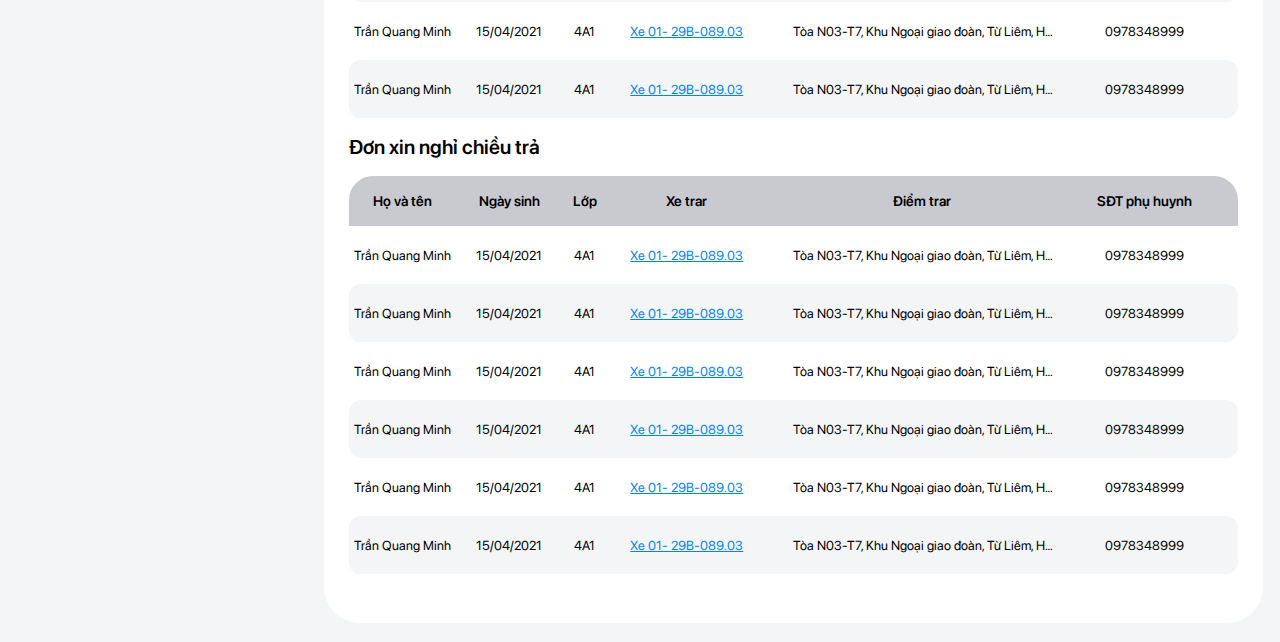
<file: single-list-history-car.html>
<!DOCTYPE html>
<html lang="en">
<head>
    <meta charset="UTF-8">
    <meta http-equiv="X-UA-Compatible" content="IE=edge">
    <meta name="viewport" content="width=device-width, initial-scale=1.0">
    <title>Bus tracker</title>
    <link rel="stylesheet" href="./styles/index.css">
</head>
<body>
    
    <div id="wrapper">

        <!-- Start sidebar -->
        <div id="sidebar">
            <div class="logo">
                <a href="./index.html">
                    <img src="./images/logo.svg" alt="">
                </a>
            </div>

            <div class="menu">
                <p class="title-menu">Menu</p>
                <ul>
                    <li>
                        <a href="./index.html"><img src="./images/039-id card.svg">Thành viên</a>
                    </li>
                    <li>
                        <a href="./list-car.html"><img src="./images/023-school bus.svg">Danh sách xe</a>
                    </li>
                    <li class="active">
                        <a href="./list-history-car.html"><img src="./images/043-folder.svg">Lịch sử xuống xe</a>
                    </li>
                    <li>
                        <a href="./list-history-car-incidents.html"><img src="./images/ring-bell 1.svg">Thống kê sự cố</a>
                    </li>
                </ul>
            </div>

            <a href="#" class="btn-BGS"><img src="./images/Group 9160.svg" alt=""><span>BGS Edu</span></a>
        </div>
        <!-- End sidebar -->

        <!-- Start main -->
        <div id="main">
            <header>
                <div class="title">
                    <h2>Xe 01- 29B-089.03</h2>
                </div>
                <div class="box-admin">
                    <img src="./images/Ellipse 46.svg" alt="" class="avatar-admin">
                    <img src="./images/Arrow_drop_left.svg" alt="">
                </div>
            </header>

            <main>
                <div class="select-time">
                    <input type="date" name="" id="" value="2021-07-14">
                </div>
                <ul class="list-pick">
                    <li class="active">Chiều đón</li>
                    <li>Chiều trả</li>
                </ul>
                <p class="list-history-address_title">Xe 01 - 29B-089.03</p>
                <ul class="list-history-address">
                    
                    <li class="address_txt"><label class="time-address">07:15</label><p class="name-address">Bill Gates School</p></li>

                    <li class="address_txt"><label class="time-address">07:00</label><p class="name-address">Số 3 Khuất Duy Tiến <span>(1/1 học sinh)</span></p></li>

                    <li class="address_button">
                        <div class="box-img">
                            <img src="./images/Rectangle 76.svg" alt="">
                        </div>
                        <div class="box-txt">
                            <span class="name-member">Nguyễn Văn Nam</span>
                        </div>
                        <span class="button button-go-in">Đã lên</span>
                    </li>

                    <li class="address_txt"><label class="time-address">06:50</label><p class="name-address">Số 2 Ngọc Lâm <span>(1/1 học sinh)</span></p></li>

                    <li class="address_button">
                        <div class="box-img">
                            <img src="./images/Rectangle 76.svg" alt="">
                        </div>
                        <div class="box-txt">
                            <span class="name-member">Nguyễn Văn Nam</span>
                        </div>
                        <span class="button button-go-in">Đã lên</span>
                    </li>

                    <li class="address_button">
                        <div class="box-img">
                            <img src="./images/Rectangle 76.svg" alt="">
                        </div>
                        <div class="box-txt">
                            <span class="name-member">Nguyễn Văn Nam</span>
                        </div>
                        <span class="button button-allow">Có phép</span>
                    </li>

                    <li class="address_txt"><label class="time-address">06:50</label><p class="name-address">Số 1 Ngụy như Kon Tum <span>(1/1 học sinh)</span></p></li>

                    <li class="address_txt"><label class="time-address">06:35</label><p class="name-address">120 Nguyễn Văn Huyên <span>(1/1 học sinh)</span></p></li>

                    <li class="address_txt"><label class="time-address">06:35</label><p class="name-address">Số 3 Khuất Duy Tiến <span>(2/2 học sinh)</span></p></li>

                    <li class="address_txt"><label class="time-address">06:20</label><p class="name-address">Số 2 Ngọc Lâm <span>(2/2 học sinh)</span></p></li>

                    <li class="address_button">
                        <div class="box-img">
                            <img src="./images/Rectangle 76.svg" alt="">
                        </div>
                        <div class="box-txt">
                            <span class="name-member">Nguyễn Văn Nam</span>
                        </div>
                        <span class="button button-go-in">Đã lên</span>
                    </li>

                    <li class="address_button">
                        <div class="box-img">
                            <img src="./images/Rectangle 76.svg" alt="">
                        </div>
                        <div class="box-txt">
                            <span class="name-member">Nguyễn Văn Nam</span>
                        </div>
                        <span class="button button-not-allow">Không phép</span>
                    </li>

                    <li class="address_txt"><label class="time-address">06:10</label><p class="name-address">Số 3 Khuất Duy Tiến <span>(2/2 học sinh)</span></p></li>

                    <li class="address_txt"><label class="time-address">06:00</label><p class="name-address">Bill Gates School</p></li>

                    <li class="address_button">
                        <div class="box-img">
                            <img src="./images/Rectangle 76.svg" alt="">
                        </div>
                        <div class="box-txt">
                            <span class="name-member">Nguyễn Văn Nam</span>
                        </div>
                        <span class="button button-go-out">Đã xuống</span>
                    </li>

                    <li class="address_button">
                        <div class="box-img">
                            <img src="./images/Rectangle 76.svg" alt="">
                        </div>
                        <div class="box-txt">
                            <span class="name-member">Nguyễn Văn Nam</span>
                        </div>
                        <span class="button button-go-out">Đã xuống</span>
                    </li>

                    <li class="address_button">
                        <div class="box-img">
                            <img src="./images/Rectangle 76.svg" alt="">
                        </div>
                        <div class="box-txt">
                            <span class="name-member">Nguyễn Văn Nam</span>
                        </div>
                        <span class="button button-go-out">Đã xuống</span>
                    </li>

                    <li class="address_button">
                        <div class="box-img">
                            <img src="./images/Rectangle 76.svg" alt="">
                        </div>
                        <div class="box-txt">
                            <span class="name-member">Nguyễn Văn Nam</span>
                        </div>
                        <span class="button button-go-out">Đã xuống</span>
                    </li>

                    <li class="address_button">
                        <div class="box-img">
                            <img src="./images/Rectangle 76.svg" alt="">
                        </div>
                        <div class="box-txt">
                            <span class="name-member">Nguyễn Văn Nam</span>
                        </div>
                        <span class="button button-go-out">Đã xuống</span>
                    </li>

                </ul>

                <div class="box-absence">
                    <div class="title-absence">
                        <p>Đơn xin nghỉ chiều đón</p>
                    </div>
                    <table class="table-bus">
                        <thead>
                            <tr>
                                <th>Họ và tên</th>
                                <th>Ngày sinh</th>
                                <th>Lớp</th>
                                <th>Xe đón</th>
                                <th>Điểm đón</th>
                                <th>SĐT phụ huynh</th>
                            </tr>
                        </thead>
                        <tbody>
                            <tr>
                                <td class="name-member">Trần Quang Minh</td>
                                <td class="date-member">15/04/2021</td>
                                <td class="class-member">4A1</td>
                                <td class="pick-up">Xe 01- 29B-089.03</td>
                                <td class="pcikup-address"><span>Tòa N03-T7, Khu Ngoại giao đoàn, Từ Liêm, Hà Nội</span></td>
                                <td class="pick-down-address"><span>0978348999</span></td>
                            </tr>
                            <tr>
                                <td class="name-member">Trần Quang Minh</td>
                                <td class="date-member">15/04/2021</td>
                                <td class="class-member">4A1</td>
                                <td class="pick-up">Xe 01- 29B-089.03</td>
                                <td class="pcikup-address"><span>Tòa N03-T7, Khu Ngoại giao đoàn, Từ Liêm, Hà Nội</span></td>
                                <td class="pick-down-address"><span>0978348999</span></td>
                            </tr>
                            <tr>
                                <td class="name-member">Trần Quang Minh</td>
                                <td class="date-member">15/04/2021</td>
                                <td class="class-member">4A1</td>
                                <td class="pick-up">Xe 01- 29B-089.03</td>
                                <td class="pcikup-address"><span>Tòa N03-T7, Khu Ngoại giao đoàn, Từ Liêm, Hà Nội</span></td>
                                <td class="pick-down-address"><span>0978348999</span></td>
                            </tr>
                            <tr>
                                <td class="name-member">Trần Quang Minh</td>
                                <td class="date-member">15/04/2021</td>
                                <td class="class-member">4A1</td>
                                <td class="pick-up">Xe 01- 29B-089.03</td>
                                <td class="pcikup-address"><span>Tòa N03-T7, Khu Ngoại giao đoàn, Từ Liêm, Hà Nội</span></td>
                                <td class="pick-down-address"><span>0978348999</span></td>
                            </tr>
                            <tr>
                                <td class="name-member">Trần Quang Minh</td>
                                <td class="date-member">15/04/2021</td>
                                <td class="class-member">4A1</td>
                                <td class="pick-up">Xe 01- 29B-089.03</td>
                                <td class="pcikup-address"><span>Tòa N03-T7, Khu Ngoại giao đoàn, Từ Liêm, Hà Nội</span></td>
                                <td class="pick-down-address"><span>0978348999</span></td>
                            </tr>
                            <tr>
                                <td class="name-member">Trần Quang Minh</td>
                                <td class="date-member">15/04/2021</td>
                                <td class="class-member">4A1</td>
                                <td class="pick-up">Xe 01- 29B-089.03</td>
                                <td class="pcikup-address"><span>Tòa N03-T7, Khu Ngoại giao đoàn, Từ Liêm, Hà Nội</span></td>
                                <td class="pick-down-address"><span>0978348999</span></td>
                            </tr>
                        </tbody>
                    </table>
                </div>

                <div class="box-absence">
                    <div class="title-absence">
                        <p>Đơn xin nghỉ chiều trả</p>
                    </div>
                    <table class="table-bus">
                        <thead>
                            <tr>
                                <th>Họ và tên</th>
                                <th>Ngày sinh</th>
                                <th>Lớp</th>
                                <th>Xe trar</th>
                                <th>Điểm trar</th>
                                <th>SĐT phụ huynh</th>
                            </tr>
                        </thead>
                        <tbody>
                            <tr>
                                <td class="name-member">Trần Quang Minh</td>
                                <td class="date-member">15/04/2021</td>
                                <td class="class-member">4A1</td>
                                <td class="pick-up">Xe 01- 29B-089.03</td>
                                <td class="pcikup-address"><span>Tòa N03-T7, Khu Ngoại giao đoàn, Từ Liêm, Hà Nội</span></td>
                                <td class="pick-down-address"><span>0978348999</span></td>
                            </tr>
                            <tr>
                                <td class="name-member">Trần Quang Minh</td>
                                <td class="date-member">15/04/2021</td>
                                <td class="class-member">4A1</td>
                                <td class="pick-up">Xe 01- 29B-089.03</td>
                                <td class="pcikup-address"><span>Tòa N03-T7, Khu Ngoại giao đoàn, Từ Liêm, Hà Nội</span></td>
                                <td class="pick-down-address"><span>0978348999</span></td>
                            </tr>
                            <tr>
                                <td class="name-member">Trần Quang Minh</td>
                                <td class="date-member">15/04/2021</td>
                                <td class="class-member">4A1</td>
                                <td class="pick-up">Xe 01- 29B-089.03</td>
                                <td class="pcikup-address"><span>Tòa N03-T7, Khu Ngoại giao đoàn, Từ Liêm, Hà Nội</span></td>
                                <td class="pick-down-address"><span>0978348999</span></td>
                            </tr>
                            <tr>
                                <td class="name-member">Trần Quang Minh</td>
                                <td class="date-member">15/04/2021</td>
                                <td class="class-member">4A1</td>
                                <td class="pick-up">Xe 01- 29B-089.03</td>
                                <td class="pcikup-address"><span>Tòa N03-T7, Khu Ngoại giao đoàn, Từ Liêm, Hà Nội</span></td>
                                <td class="pick-down-address"><span>0978348999</span></td>
                            </tr>
                            <tr>
                                <td class="name-member">Trần Quang Minh</td>
                                <td class="date-member">15/04/2021</td>
                                <td class="class-member">4A1</td>
                                <td class="pick-up">Xe 01- 29B-089.03</td>
                                <td class="pcikup-address"><span>Tòa N03-T7, Khu Ngoại giao đoàn, Từ Liêm, Hà Nội</span></td>
                                <td class="pick-down-address"><span>0978348999</span></td>
                            </tr>
                            <tr>
                                <td class="name-member">Trần Quang Minh</td>
                                <td class="date-member">15/04/2021</td>
                                <td class="class-member">4A1</td>
                                <td class="pick-up">Xe 01- 29B-089.03</td>
                                <td class="pcikup-address"><span>Tòa N03-T7, Khu Ngoại giao đoàn, Từ Liêm, Hà Nội</span></td>
                                <td class="pick-down-address"><span>0978348999</span></td>
                            </tr>
                        </tbody>
                    </table>
                </div>
            </main>
        </div>
        <!-- End main -->

    </div>

</body>
</html>
</file>
<file: styles/index.css>
* {
  padding: 0;
  margin: 0;
  -webkit-box-sizing: border-box;
          box-sizing: border-box;
}

@font-face {
  font-family: SF-Pro-Display-Bold;
  src: url(./../fonts/SF-Pro-Display-Bold.otf);
}

@font-face {
  font-family: SF-Pro-Display-Light;
  src: url(./../fonts/SF-Pro-Display-Light.otf);
}

@font-face {
  font-family: SF-Pro-Display-Medium;
  src: url(./../fonts/SF-Pro-Display-Medium.otf);
}

@font-face {
  font-family: SF-Pro-Display-Regular;
  src: url(./../fonts/SF-Pro-Display-Regular.otf);
}

@font-face {
  font-family: SF-Pro-Display-Semibold;
  src: url(./../fonts/SF-Pro-Display-Semibold.otf);
}

a {
  text-decoration: none;
}

ul {
  list-style: none;
}

#main {
  background: #FFFFFF;
  border-radius: 36px;
  margin: 19px 17px 19px 324px;
  padding: 25px;
  width: calc(100% - 302px - 17px - 22px);
  min-height: calc(100vh - 38px);
}

header {
  display: -webkit-box;
  display: -ms-flexbox;
  display: flex;
  -webkit-box-align: center;
      -ms-flex-align: center;
          align-items: center;
  -webkit-box-pack: justify;
      -ms-flex-pack: justify;
          justify-content: space-between;
  border-bottom: 1px solid #E6E8EC;
  padding-bottom: 31px;
}

header .box-admin {
  display: -webkit-box;
  display: -ms-flexbox;
  display: flex;
  -webkit-box-align: center;
      -ms-flex-align: center;
          align-items: center;
}

header .box-admin .avatar-admin {
  margin-right: 10px;
}

header .title {
  display: -webkit-box;
  display: -ms-flexbox;
  display: flex;
  -webkit-box-align: center;
      -ms-flex-align: center;
          align-items: center;
}

header .title img {
  margin-right: 24px;
}

header .title h2 {
  margin-right: 34px;
}

button.create-car {
  display: -webkit-box;
  display: -ms-flexbox;
  display: flex;
  -webkit-box-align: center;
      -ms-flex-align: center;
          align-items: center;
  border: 1px solid #0084F4;
  color: #0084F4;
  border-radius: 10px;
  padding: 9px 20px 9px 12px;
  background: none;
  font-size: 16px;
  line-height: 21px;
  font-family: SF-Pro-Display-Semibold;
  cursor: pointer;
}

button.create-car img {
  margin-right: 10px;
}

main {
  padding: 24px 0;
}

.title h2 {
  font-size: 26px;
  line-height: 34px;
  color: #23262F;
  font-family: SF-Pro-Display-Bold;
}

.list-class {
  display: -ms-grid;
  display: grid;
  -ms-grid-columns: (1fr)[5];
      grid-template-columns: repeat(5, 1fr);
  grid-gap: 13px;
}

.list-class li {
  border: 1px solid #E6E8EC;
  border-radius: 16px;
  padding: 11px;
  -webkit-transition: all 0.5s;
  transition: all 0.5s;
}

.list-class li a {
  display: -webkit-box;
  display: -ms-flexbox;
  display: flex;
  -webkit-box-align: center;
      -ms-flex-align: center;
          align-items: center;
  color: #23262F;
  -webkit-transition: all 0.5s;
  transition: all 0.5s;
}

.list-class li a .box-img {
  width: 60px;
  height: 60px;
  border-radius: 10px;
  display: -webkit-box;
  display: -ms-flexbox;
  display: flex;
  -webkit-box-pack: center;
      -ms-flex-pack: center;
          justify-content: center;
  -webkit-box-align: center;
      -ms-flex-align: center;
          align-items: center;
  position: relative;
}

.list-class li a .box-img::before {
  content: '';
  display: block;
  background: #E6E8EC;
  width: 100%;
  height: 100%;
  opacity: 0.2;
  border-radius: 10px;
  opacity: 0.2;
  position: absolute;
  top: 0;
  left: 0%;
  z-index: 1;
  -webkit-transition: all 0.5s;
  transition: all 0.5s;
}

.list-class li a .box-img img {
  z-index: 2;
  position: absolute;
  top: 50%;
  left: 50%;
  -webkit-transform: translate(-50%, -50%);
          transform: translate(-50%, -50%);
  -webkit-transition: all 0.5s;
  transition: all 0.5s;
}

.list-class li a .box-img img.show-hover {
  opacity: 0;
  -webkit-transition: all 0.5s;
  transition: all 0.5s;
}

.list-class li a .box-txt {
  margin-left: 14px;
}

.list-class li a .box-txt .name-class {
  font-size: 18px;
  line-height: 21px;
  font-family: SF-Pro-Display-Semibold;
  padding: 6px 0 13px 0;
}

.list-class li a .box-txt .desc-class {
  font-size: 12px;
  line-height: 14px;
  font-family: SF-Pro-Display-Medium;
}

.list-class li a .box-txt .desc-class .total-class {
  margin-right: 16px;
  position: relative;
}

.list-class li a .box-txt .desc-class .total-class::before {
  content: '';
  width: 8px;
  height: 8px;
  border-radius: 50%;
  background: #00C48C;
  display: inline-block;
  margin-right: 6px;
  -webkit-transition: all 0.5s;
  transition: all 0.5s;
}

.list-class li a .box-txt .desc-class .total-member {
  position: relative;
}

.list-class li a .box-txt .desc-class .total-member::before {
  content: '';
  width: 8px;
  height: 8px;
  border-radius: 50%;
  background: #0084F4;
  display: inline-block;
  margin-right: 6px;
  -webkit-transition: all 0.5s;
  transition: all 0.5s;
}

.list-class li:hover {
  background: #FF872B;
}

.list-class li:hover a {
  color: #fff;
}

.list-class li:hover a .box-img::before {
  background: #fff;
}

.list-class li:hover a .box-img img {
  opacity: 0;
}

.list-class li:hover a .box-img img.show-hover {
  opacity: 1 !important;
}

.list-class li:hover a .box-txt span::before {
  background: #fff !important;
}

table.table-bus {
  width: 100%;
  text-align: center;
  border-spacing: 0;
}

table.table-bus thead {
  position: relative;
  z-index: 2;
  height: 50px;
  font-size: 14px;
  line-height: 20px;
  color: #000000;
  font-family: SF-Pro-Display-Semibold;
}

table.table-bus thead::before {
  content: '';
  background: #C9C9D0;
  border-radius: 24px 24px 0px 0px;
  display: block;
  width: 100%;
  height: 100%;
  position: absolute;
  top: 0;
  left: 0;
  z-index: -1;
}

table.table-bus thead th:nth-child(1), table.table-bus thead th:nth-child(2) {
  width: 12%;
}

table.table-bus thead th:nth-child(3), table.table-bus thead th:nth-child(5) {
  width: 13%;
}

table.table-bus thead th:nth-child(4) {
  width: 25%;
}

table.table-bus thead th:nth-child(6) {
  width: 25%;
}

table.table-bus tbody tr {
  height: 58px;
  position: relative;
  z-index: 2;
  font-size: 13px;
  line-height: 19px;
  color: #000000;
  font-family: SF-Pro-Display-Regular;
}

table.table-bus tbody tr:nth-child(2n+2):after {
  content: '';
  background: #F4F5F6;
  border-radius: 12px;
  display: block;
  width: 100%;
  height: 100%;
  position: absolute;
  top: 0;
  left: 0;
  z-index: -1;
}

table.table-bus tbody tr td span {
  overflow: hidden;
  text-overflow: ellipsis;
  -webkit-line-clamp: 1;
  display: -webkit-box;
  -webkit-box-orient: vertical;
  padding: 0 25px;
}

table.table-bus tbody tr td.pick-up, table.table-bus tbody tr td.pick-down {
  -webkit-text-decoration-line: underline;
          text-decoration-line: underline;
  color: #0084F4;
}

.box-absence .title-absence {
  font-size: 20px;
  line-height: 20px;
  color: #000000;
  font-family: SF-Pro-Display-Semibold;
  margin: 19px 0;
}

.box-absence table.table-bus thead th:nth-child(3) {
  width: 5%;
}

.box-absence table.table-bus thead th:nth-child(4) {
  width: 18%;
}

.box-absence table.table-bus thead th:nth-child(5) {
  width: 35%;
}

.box-absence table.table-bus thead th:nth-child(6) {
  width: 15%;
}

.box-incidents table.table-bus thead th:nth-child(1) {
  width: 10%;
}

.box-incidents table.table-bus thead th:nth-child(2) {
  width: 30%;
}

.box-incidents table.table-bus thead th:nth-child(3) {
  width: 20%;
}

.box-incidents table.table-bus thead th:nth-child(4) {
  width: 10%;
}

.box-incidents table.table-bus thead th:nth-child(5) {
  width: 30%;
}

.box-incidents table.table-bus thead th:nth-child(6) {
  width: 0;
}

.box-incidents img {
  width: 31px;
  height: 31px;
}

.box-incidents .pagination {
  text-align: center;
}

.box-incidents .pagination ul {
  display: -webkit-box;
  display: -ms-flexbox;
  display: flex;
  -webkit-box-align: center;
      -ms-flex-align: center;
          align-items: center;
  -webkit-box-pack: center;
      -ms-flex-pack: center;
          justify-content: center;
  margin: 29px 0;
}

.box-incidents .pagination ul li {
  width: 32px;
  height: 32px;
  border: 1px solid #E6E8EC;
  display: -webkit-box;
  display: -ms-flexbox;
  display: flex;
  -webkit-box-align: center;
      -ms-flex-align: center;
          align-items: center;
  -webkit-box-pack: center;
      -ms-flex-pack: center;
          justify-content: center;
  margin-right: 12px;
  border-radius: 8px;
}

.box-incidents .pagination ul li:last-child {
  margin-right: 0;
}

.box-incidents .pagination ul li.active {
  background: #F4F5F6;
}

.box-incidents .pagination ul li span {
  border-radius: 8px;
  font-size: 16px;
  line-height: 21px;
  color: #000000;
  font-family: SF-Pro-Display-Medium;
  cursor: pointer;
}

.list-car {
  display: -ms-grid;
  display: grid;
  -ms-grid-columns: (1fr)[5];
      grid-template-columns: repeat(5, 1fr);
  grid-gap: 13px;
}

.list-car li a {
  border: 1px solid #E6E8EC;
  border-radius: 16px;
  padding: 11px;
  display: -webkit-box;
  display: -ms-flexbox;
  display: flex;
  -webkit-box-align: center;
      -ms-flex-align: center;
          align-items: center;
  color: #23262F;
}

.list-car li a .box-img {
  width: 60px;
  height: 60px;
  border-radius: 10px;
  display: -webkit-box;
  display: -ms-flexbox;
  display: flex;
  -webkit-box-pack: center;
      -ms-flex-pack: center;
          justify-content: center;
  -webkit-box-align: center;
      -ms-flex-align: center;
          align-items: center;
  position: relative;
}

.list-car li a .box-txt {
  margin-left: 14px;
}

.list-car li a .box-txt .name-car {
  font-size: 16px;
  line-height: 21px;
  font-family: SF-Pro-Display-Semibold;
  padding: 6px 0 13px 0;
}

.list-car li a .box-txt .desc-car {
  font-size: 12px;
  line-height: 16px;
  font-family: SF-Pro-Display-Medium;
  display: -webkit-box;
  display: -ms-flexbox;
  display: flex;
  -webkit-box-align: center;
      -ms-flex-align: center;
          align-items: center;
  cursor: pointer;
  -webkit-text-decoration-line: underline;
          text-decoration-line: underline;
  color: #D70000;
}

.list-car li a .box-txt .desc-car img {
  margin-right: 8px;
}

.list-history-car .desc-car {
  color: #23262F !important;
  text-decoration: none !important;
}

.modal-car {
  max-width: 694px;
  background: #ddd;
  position: relative;
  border-radius: 32px;
  z-index: 1111;
  padding: 34px 48px 48px 48px;
}

.modal-car span.close {
  position: absolute;
  top: 28px;
  right: 28px;
  cursor: pointer;
}

.modal-car h2.title {
  font-size: 26px;
  line-height: 34px;
  text-align: center;
  color: #23262F;
  font-family: SF-Pro-Display-Bold;
  margin-bottom: 28px;
}

.modal-car label {
  font-size: 14px;
  line-height: 20px;
  color: #23262F;
  display: block;
  margin-bottom: 8px;
  font-family: SF-Pro-Display-Semibold;
}

.modal-car input {
  width: 100%;
  background: #F4F5F6;
  border-radius: 8px;
  border: none;
  padding: 12px 24px;
  font-size: 14px;
  line-height: 19px;
  color: #ACACB4;
}

.modal-car input::-webkit-input-placeholder {
  color: #ACACB4;
}

.modal-car input:-ms-input-placeholder {
  color: #ACACB4;
}

.modal-car input::-ms-input-placeholder {
  color: #ACACB4;
}

.modal-car input::placeholder {
  color: #ACACB4;
}

.modal-car .notification {
  text-align: center;
  font-size: 24px;
  line-height: 19px;
  color: #23262F;
  font-family: SF-Pro-Display-Regular;
}

.modal-car ul {
  background: #F4F5F6;
  border-radius: 8px;
  display: -ms-grid;
  display: grid;
  -ms-grid-columns: (1fr)[4];
      grid-template-columns: repeat(4, 1fr);
  grid-gap: 8px;
  padding: 14px;
}

.modal-car ul li {
  font-size: 13px;
  line-height: 19px;
  padding: 5px 14px;
  color: #23262F;
  font-family: SF-Pro-Display-Regular;
  background: #FFFFFF;
  border-radius: 900px;
  display: -webkit-box;
  display: -ms-flexbox;
  display: flex;
  -webkit-box-align: center;
      -ms-flex-align: center;
          align-items: center;
  max-height: 28px;
}

.modal-car ul li img {
  cursor: pointer;
  height: 16px;
  width: 16px;
}

.btn-submit {
  text-align: center;
}

.btn-submit button {
  border: 1px solid #FF872B;
  border-radius: 16px;
  color: #fff;
  font-size: 16px;
  line-height: 21px;
  font-family: SF-Pro-Display-Semibold;
  background: #fff;
  -webkit-transition: all 0.5s;
  transition: all 0.5s;
  width: 156px;
  height: 48px;
  cursor: pointer;
  margin: 38px 11px 0 11px;
}

.btn-submit button[type=reset] {
  color: #FF872B;
}

.btn-submit button[type=submit] {
  background: #FF872B;
}

.list-pick {
  display: -webkit-box;
  display: -ms-flexbox;
  display: flex;
}

.list-pick li {
  font-size: 18px;
  line-height: 24px;
  color: #ACACB4;
  font-family: SF-Pro-Display-Bold;
  padding-bottom: 14px;
  position: relative;
  cursor: pointer;
}

.list-pick li:nth-child(1) {
  padding-right: 15px;
}

.list-pick li:nth-child(2) {
  padding-left: 15px;
}

.list-pick li::after {
  content: '';
  background: #E6E8EC;
  width: 100%;
  height: 1px;
  display: block;
  position: absolute;
  bottom: 0;
  left: 0;
}

.list-pick li.active {
  color: #FF872B;
}

.list-pick li.active::after {
  background: #FF872B;
}

.list-pick-content table {
  color: #23262F;
  border-spacing: 0;
}

.list-pick-content table th {
  text-align: left;
  width: 187px;
  font-size: 14px;
  line-height: 20px;
  font-family: SF-Pro-Display-Semibold;
  padding: 7px 0;
  vertical-align: top;
}

.list-pick-content table td {
  font-size: 14px;
  line-height: 19px;
  font-family: SF-Pro-Display-Regular;
}

.list-pick-content table td.box li.list-box {
  background: #F4F5F6;
  border-radius: 16px;
  padding: 14px;
  display: -webkit-box;
  display: -ms-flexbox;
  display: flex;
  min-width: 384px;
  margin-bottom: 10px;
}

.list-pick-content table td.box li.list-box .list-box_ul {
  width: calc(100% - 22px - 14px);
}

.list-pick-content table td.box li.list-box .list-box_ul li.list-member-profile_li {
  padding: 10px 0;
  border-bottom: 1px solid #E6E8EC;
}

.list-pick-content table td.box li.list-box .list-box_ul li.list-member-profile_li label {
  font-family: SF-Pro-Display-Semibold;
  margin-right: 7px;
}

.list-pick-content table td.box li.list-box .list-box_ul li.list-member-profile_li img.arrow {
  margin-left: 122px;
  cursor: pointer;
}

.list-pick-content table td.box li.list-box .list-box_ul li.list-member-profile_li img.arrow.active {
  -webkit-transform: rotate(-90deg);
          transform: rotate(-90deg);
}

.list-pick-content table td.box li.list-box .list-box_ul label.title-address {
  font-family: SF-Pro-Display-Semibold;
  margin-right: 7px;
}

.list-pick-content table td.box li.list-box .list-box_ul img.arrow {
  margin-left: 12px;
}

.list-pick-content table td.box li.list-box .list-box_ul img.arrow.active {
  -webkit-transform: rotate(-90deg);
          transform: rotate(-90deg);
}

button.edit-pick {
  margin: 24px 0 26px 0;
  font-size: 16px;
  line-height: 21px;
  font-family: SF-Pro-Display-Semibold;
  background: none;
  border: 1px solid #00C48C;
  color: #00C48C;
  display: -webkit-box;
  display: -ms-flexbox;
  display: flex;
  -webkit-box-align: center;
      -ms-flex-align: center;
          align-items: center;
  padding: 9px 14px;
  border-radius: 10px;
  cursor: pointer;
}

button.edit-pick img {
  margin-right: 14px;
}

button.edit-pick a {
  color: #00C48C;
  text-decoration: none;
}

.list-member {
  display: -webkit-box;
  display: -ms-flexbox;
  display: flex;
}

.list-member .list-member_label {
  width: 60px;
}

.list-member .box-member {
  width: calc(100% - 67px);
}

.list-member .box-member .list-member-profile {
  margin-top: 15px;
}

.list-member .box-member .list-member-profile li {
  display: -webkit-box;
  display: -ms-flexbox;
  display: flex;
}

.list-member .box-member .list-member-profile li .box-img {
  margin: 0;
  cursor: none;
}

.list-member .box-member .list-member-profile li .box-img img {
  border: 3px solid #fff;
  border-radius: 50%;
}

.list-member .box-member .list-member-profile li .box-txt .list-member-profile-txt {
  padding-left: 12px;
}

.list-member .box-member .list-member-profile li .box-txt .list-member-profile-txt li {
  margin-bottom: 2px;
  font-size: 12px;
  line-height: 16px;
  font-family: SF-Pro-Display-Medium;
}

.list-member .box-member .list-member-profile li .box-txt .list-member-profile-txt li:nth-child(1) {
  font-size: 14px;
  line-height: 20px;
  font-family: SF-Pro-Display-Semibold;
}

.number-stt {
  width: 22px;
  height: 22px;
  background: #FF872B;
  color: #fff;
  border-radius: 50%;
  display: -webkit-box;
  display: -ms-flexbox;
  display: flex;
  -webkit-box-pack: center;
      -ms-flex-pack: center;
          justify-content: center;
  -webkit-box-align: center;
      -ms-flex-align: center;
          align-items: center;
  font-size: 12px;
  line-height: 16px;
  font-family: SF-Pro-Display-Semibold;
  margin-right: 14px;
}

.car label.titlle {
  font-size: 14px;
  line-height: 20px;
  color: #23262F;
  font-family: SF-Pro-Display-Semibold;
  width: 100%;
  max-width: 120px;
  display: inline-block;
}

.car input {
  background: #F4F5F6;
  border-radius: 8px;
  padding: 12px 24px;
  font-size: 14px;
  line-height: 19px;
  font-family: SF-Pro-Display-Regular;
  border: none;
  width: 100%;
  max-width: 598px;
  color: #23262F;
}

.car input[type=time] {
  max-width: 100px;
}

.car input::-webkit-input-placeholder {
  color: #ACACB4;
}

.car input:-ms-input-placeholder {
  color: #ACACB4;
}

.car input::-ms-input-placeholder {
  color: #ACACB4;
}

.car input::placeholder {
  color: #ACACB4;
}

.car .btn-submit {
  margin: 97px 0 42px 0;
  text-align: right;
}

.form-name-car {
  margin: 38px 0;
}

.form-name-car p {
  margin-bottom: 10px;
}

.form-route-car ul.list-form-route-car {
  width: 100%;
  max-width: 869px;
  margin: 22px 0;
  position: relative;
}

.form-route-car ul.list-form-route-car li.list-form-route-car_li {
  background: #F4F5F6;
  border-radius: 18px;
  padding: 64px 24px 29px 24px;
  position: relative;
  margin-bottom: 10px;
}

.form-route-car ul.list-form-route-car li.list-form-route-car_li input {
  background: #fff;
  margin-bottom: 10px;
}

.form-route-car .number-stt {
  position: absolute;
  top: 24px;
  left: 24px;
  z-index: 11;
}

.form-route-car .delete-route-car {
  position: absolute;
  top: 20px;
  right: 20px;
  z-index: 11;
  cursor: pointer;
}

.form-route-car .route-car-up {
  position: absolute;
  top: 79px;
  right: 22px;
  z-index: 11;
  cursor: pointer;
}

.form-route-car .route-car-down {
  position: absolute;
  top: 116px;
  right: 22px;
  z-index: 11;
  cursor: pointer;
}

.form-route-car .list-member-route-car {
  display: -webkit-box;
  display: -ms-flexbox;
  display: flex;
}

.form-route-car .list-member-route-car .list-member .box-member {
  width: 270px;
  position: relative;
}

.form-route-car .list-member-route-car .list-member .box-member .list-member-profile {
  background: #FFFFFF;
  border-radius: 8px;
  padding-left: 20px;
  padding-right: 20px;
}

.form-route-car .list-member-route-car .list-member .box-member .list-member-profile li.list-member-profile_li {
  padding: 11px 0px;
  border-bottom: 1px solid #E6E8EC;
}

.form-route-car .list-member-route-car .list-member .box-member .list-member-profile li.list-member-profile_li .list-member-profile-txt li {
  padding: 0;
}

.form-route-car .list-member-route-car .list-member .box-member .list-member-profile-txt {
  padding-left: 10px;
}

.form-route-car .list-member-route-car .list-member .box-member .list-member-profile-txt label {
  margin-right: 3px;
}

.form-route-car .list-member-route-car .list-member .box-member .list-member-profile-txt li:nth-child(2), .form-route-car .list-member-route-car .list-member .box-member .list-member-profile-txt li:nth-child(3) {
  font-size: 12px;
  line-height: 16px;
  display: block;
}

.form-route-car .list-member-route-car .list-member .toltal-member {
  background: #fff;
  border-radius: 8px;
  padding: 12px 24px;
  font-size: 14px;
  line-height: 20px;
  font-family: SF-Pro-Display-Semibold;
  border: none;
  width: 100%;
  color: #23262F;
  display: -webkit-box;
  display: -ms-flexbox;
  display: flex;
  -webkit-box-pack: justify;
      -ms-flex-pack: justify;
          justify-content: space-between;
}

.form-route-car .list-member-route-car .list-member .toltal-member img {
  -webkit-transform: rotate(-90deg);
          transform: rotate(-90deg);
  cursor: pointer;
}

.form-route-car .list-member-route-car .list-member button.edit-pick {
  position: absolute;
  top: 0;
  margin: 0;
  left: calc(100% + 14px);
  width: -webkit-max-content;
  width: -moz-max-content;
  width: max-content;
  z-index: 11;
}

.select-time {
  margin-bottom: 28px;
}

.select-time input {
  background: #F4F5F6;
  border-radius: 8px;
  font-size: 14px;
  line-height: 20px;
  color: #23262F;
  font-family: SF-Pro-Display-Semibold;
  padding: 12px 18px;
  border: none;
}

.list-history-address_title {
  font-size: 14px;
  line-height: 17px;
  color: #000000;
  font-family: SF-Pro-Display-Semibold;
  margin: 27px 0 14px 0;
}

.list-history-address {
  position: relative;
  margin-bottom: 40px;
}

.list-history-address li {
  padding-bottom: 5px;
  width: 343px;
  position: relative;
}

.list-history-address li.address_txt {
  padding-left: 21px;
  display: -webkit-box;
  display: -ms-flexbox;
  display: flex;
  -webkit-box-align: start;
      -ms-flex-align: start;
          align-items: flex-start;
}

.list-history-address li.address_txt .time-address {
  font-size: 14px;
  line-height: 20px;
  width: 49px;
  color: #23262F;
  font-family: SF-Pro-Display-Semibold;
  position: relative;
  display: inline-block;
  margin-right: 15px;
}

.list-history-address li.address_txt .time-address::after {
  content: '';
  width: 5px;
  height: 1px;
  background: #000;
  display: block;
  position: absolute;
  top: 50%;
  right: -5px;
  -webkit-transform: translateY(-50%);
          transform: translateY(-50%);
}

.list-history-address li.address_txt .name-address {
  font-size: 14px;
  line-height: 19px;
  color: #23262F;
  font-family: SF-Pro-Display-Regular;
  display: -ms-grid;
  display: grid;
}

.list-history-address li.address_button {
  padding-left: 8px;
  display: -webkit-box;
  display: -ms-flexbox;
  display: flex;
  -webkit-box-align: center;
      -ms-flex-align: center;
          align-items: center;
}

.list-history-address li.address_button img {
  width: 48px;
  height: 48px;
  border: 3px solid #fff;
  border-radius: 50%;
  margin-right: 16px;
}

.list-history-address li.address_button .box-txt .name-member {
  font-size: 14px;
  line-height: 20px;
  font-family: SF-Pro-Display-Semibold;
  color: #23262F;
}

.list-history-address li.address_button span.button {
  border-radius: 90px;
  font-size: 12px;
  line-height: 16px;
  width: 106px;
  height: 28px;
  cursor: pointer;
  text-align: center;
  font-family: SF-Pro-Display-Semibold;
  color: #FFFFFF;
  position: absolute;
  top: 50%;
  right: 0;
  -webkit-transform: translateY(-50%);
          transform: translateY(-50%);
  z-index: 11;
  display: -webkit-box;
  display: -ms-flexbox;
  display: flex;
  -webkit-box-align: center;
      -ms-flex-align: center;
          align-items: center;
  -webkit-box-pack: center;
      -ms-flex-pack: center;
          justify-content: center;
}

.list-history-address li.address_button span.button.button-go-out, .list-history-address li.address_button span.button.button-go-in {
  background: #0084F4;
}

.list-history-address li.address_button span.button.button-allow {
  background: #00C48C;
}

.list-history-address li.address_button span.button.button-not-allow {
  background: #D70000;
}

.list-history-address li.address_txt::before {
  content: '';
  background: #FF872B;
  width: 7px;
  height: 7px;
  border-radius: 50%;
  display: block;
  position: absolute;
  top: 7px;
  left: 0;
  z-index: 5;
}

.list-history-address li.address_txt:nth-child(1):before {
  width: 9px;
  height: 9px;
  left: -1px;
}

.list-history-address::after {
  content: '';
  background: #C9C9D0;
  width: 1px;
  height: calc(100% - 7px);
  position: absolute;
  bottom: 0;
  left: 3px;
}

#sidebar {
  width: 302px;
  height: 100vh;
  background: #FFFFFF;
  border-radius: 0px 20px 20px 0px;
  position: fixed;
  top: 0;
  left: 0;
}

.logo {
  padding: 61px 0 61px 41px;
}

.logo img {
  width: auto;
}

.menu {
  padding: 0 30px;
}

.menu .title-menu {
  font-size: 14px;
  line-height: 17px;
  color: #23262F;
  font-family: SF-Pro-Display-Medium;
  padding: 0 0 13px 9px;
}

.menu ul li.active a {
  background: #C9C9D0;
}

.menu ul li:hover a {
  background: #C9C9D0;
}

.menu ul li a {
  display: -webkit-box;
  display: -ms-flexbox;
  display: flex;
  -webkit-box-align: center;
      -ms-flex-align: center;
          align-items: center;
  font-size: 18px;
  line-height: 21px;
  color: #23262F;
  font-family: SF-Pro-Display-Medium;
  padding: 18px 0 18px 30px;
  border-radius: 16px;
  -webkit-transition: all 0.5s;
  transition: all 0.5s;
}

.menu ul li a img {
  margin-right: 24px;
}

.btn-BGS {
  position: absolute;
  bottom: 100px;
  left: 60px;
  font-size: 16px;
  line-height: 21px;
  text-align: center;
  color: #FFFFFF;
  font-family: SF-Pro-Display-Semibold;
  background: #FF872B;
  padding: 14px 24px;
  border-radius: 16px;
  display: -webkit-box;
  display: -ms-flexbox;
  display: flex;
  -webkit-box-align: center;
      -ms-flex-align: center;
          align-items: center;
}

.btn-BGS span {
  margin-left: 9px;
  min-width: 103px;
}

body {
  background: #F4F5F6;
  height: 100%;
}
/*# sourceMappingURL=index.css.map */
</file>
